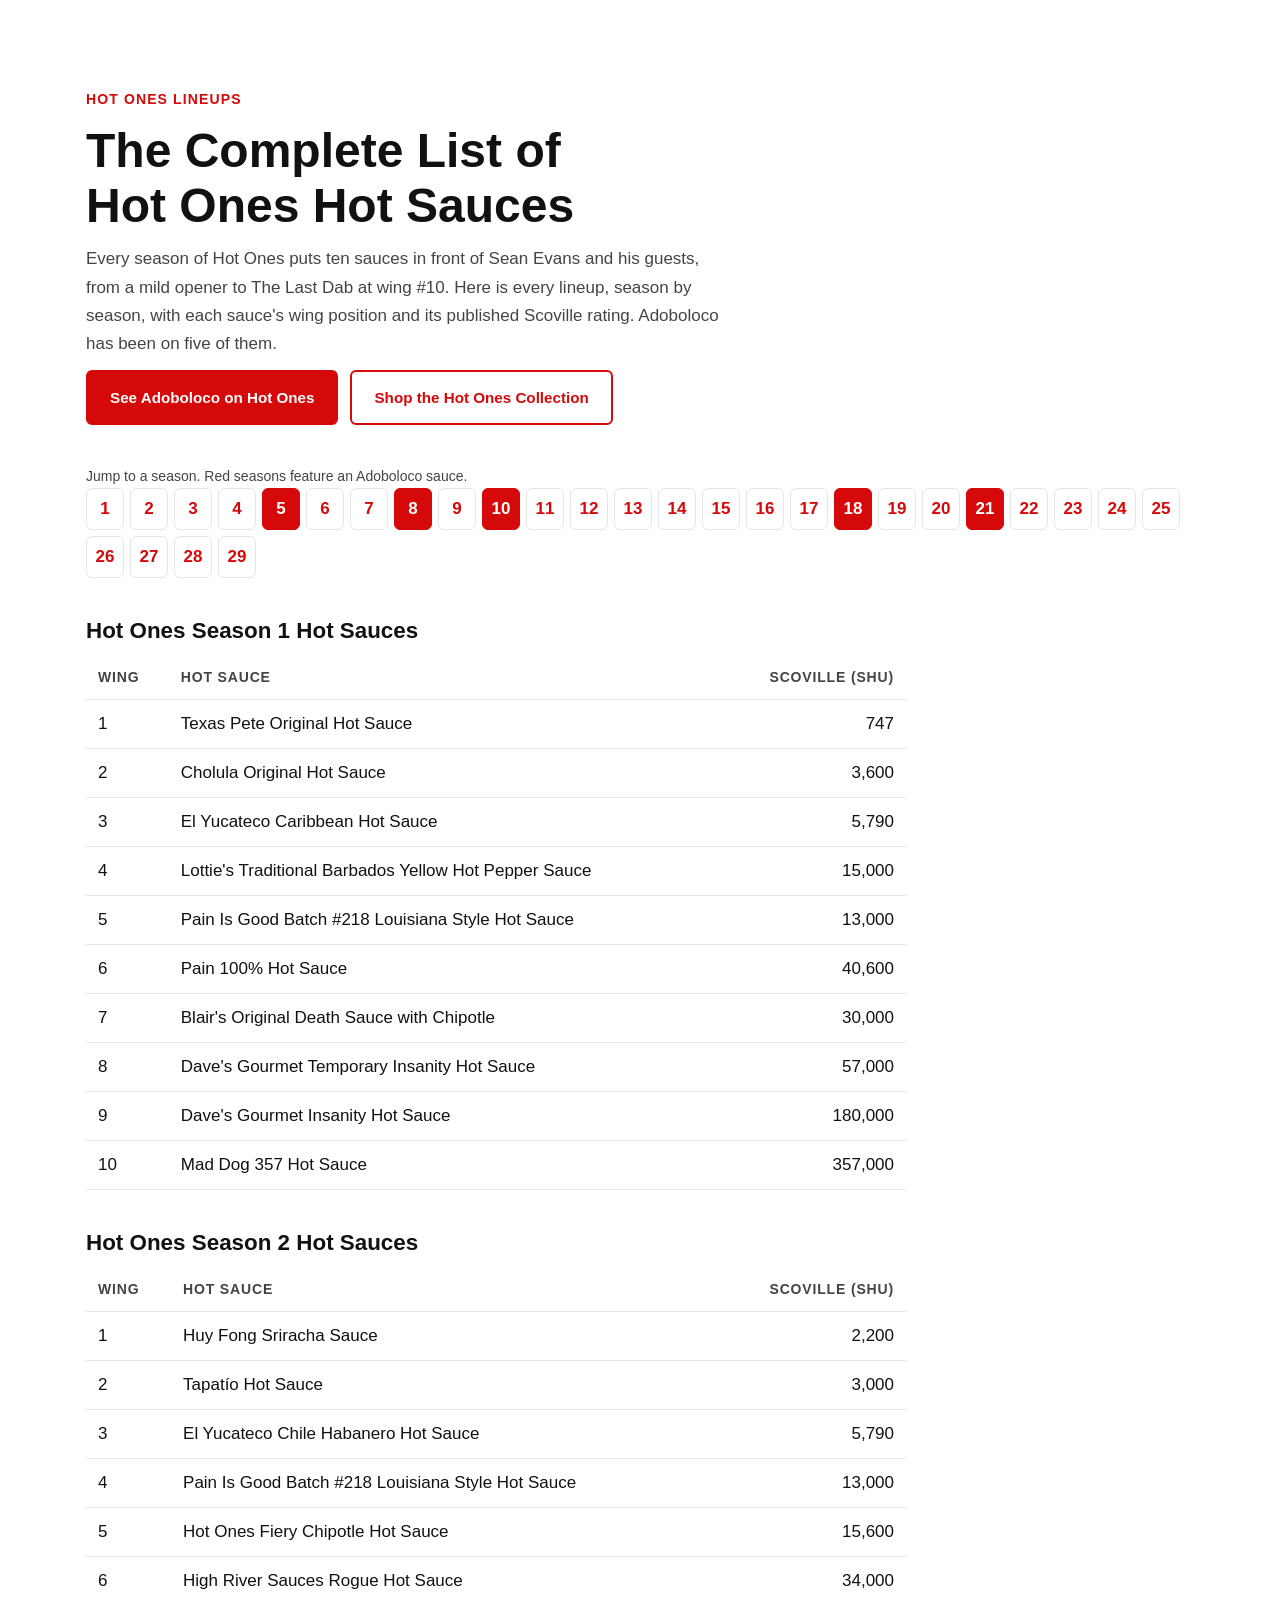
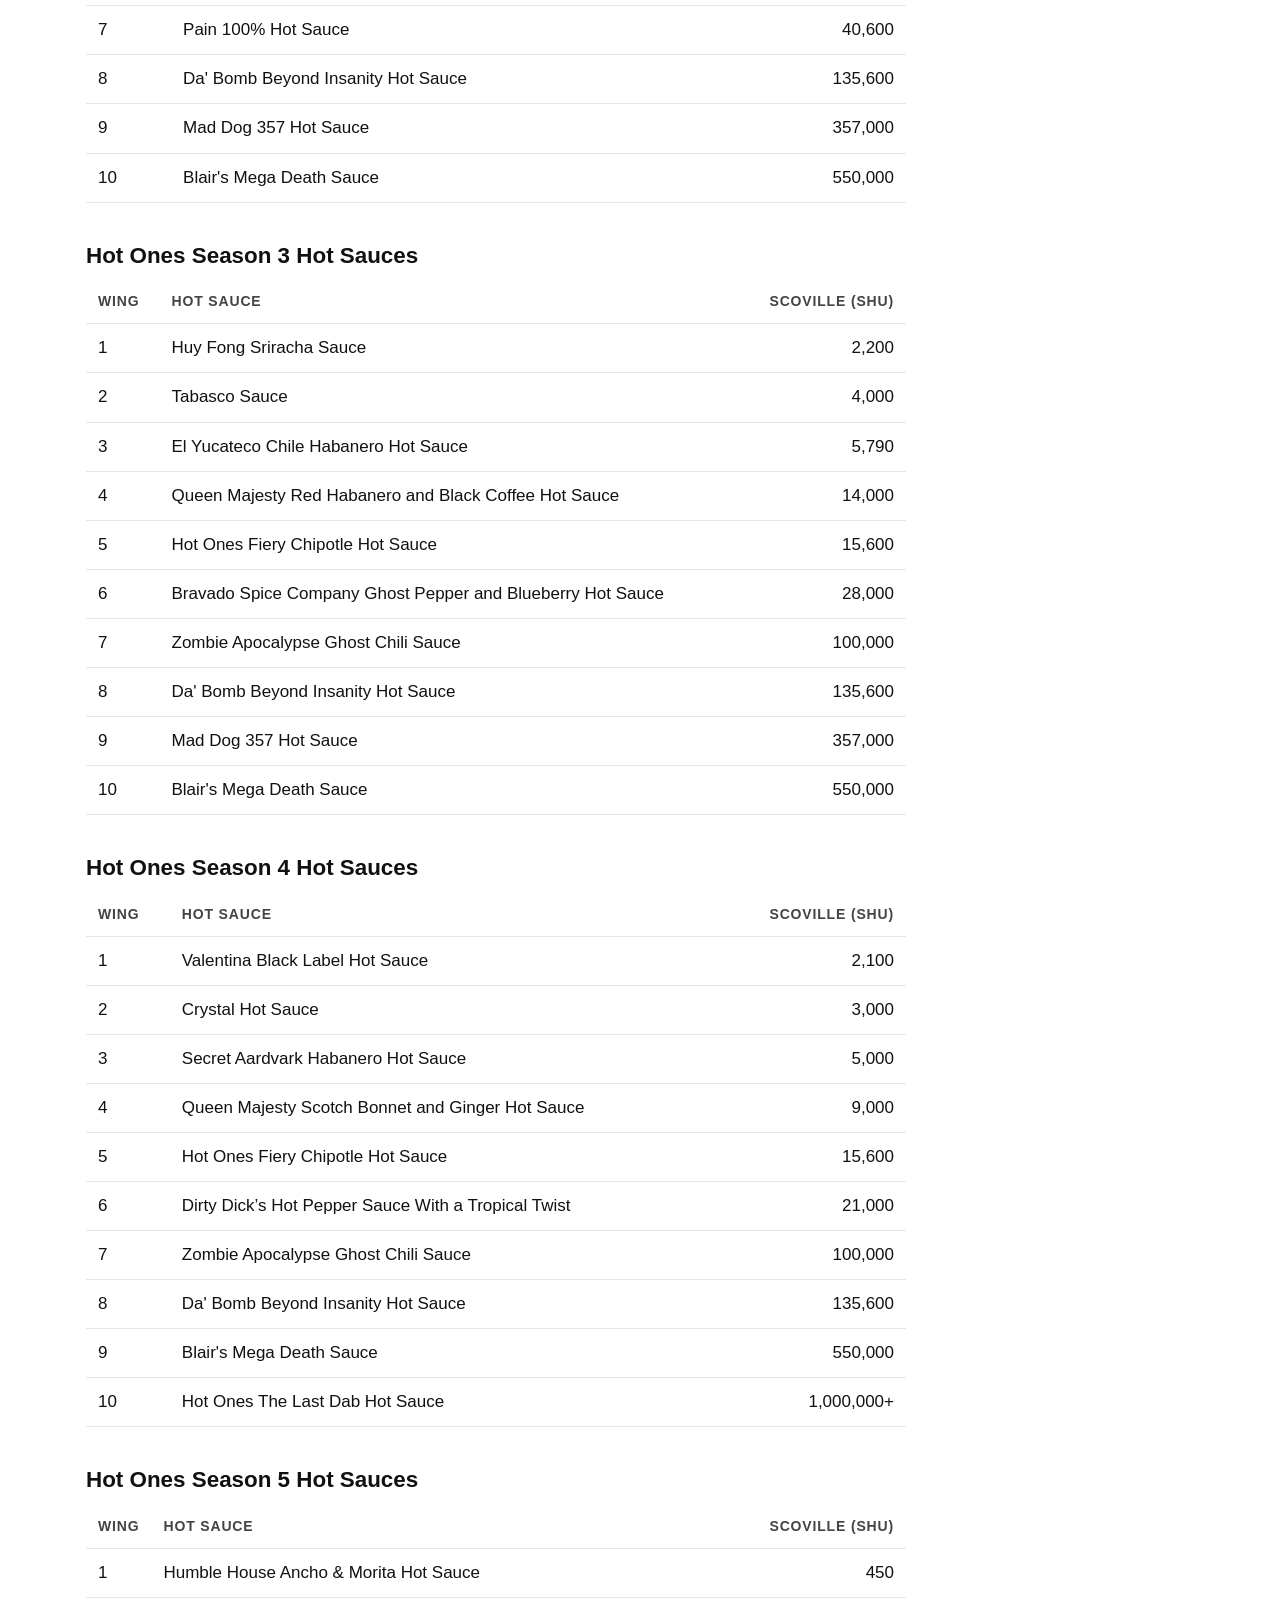
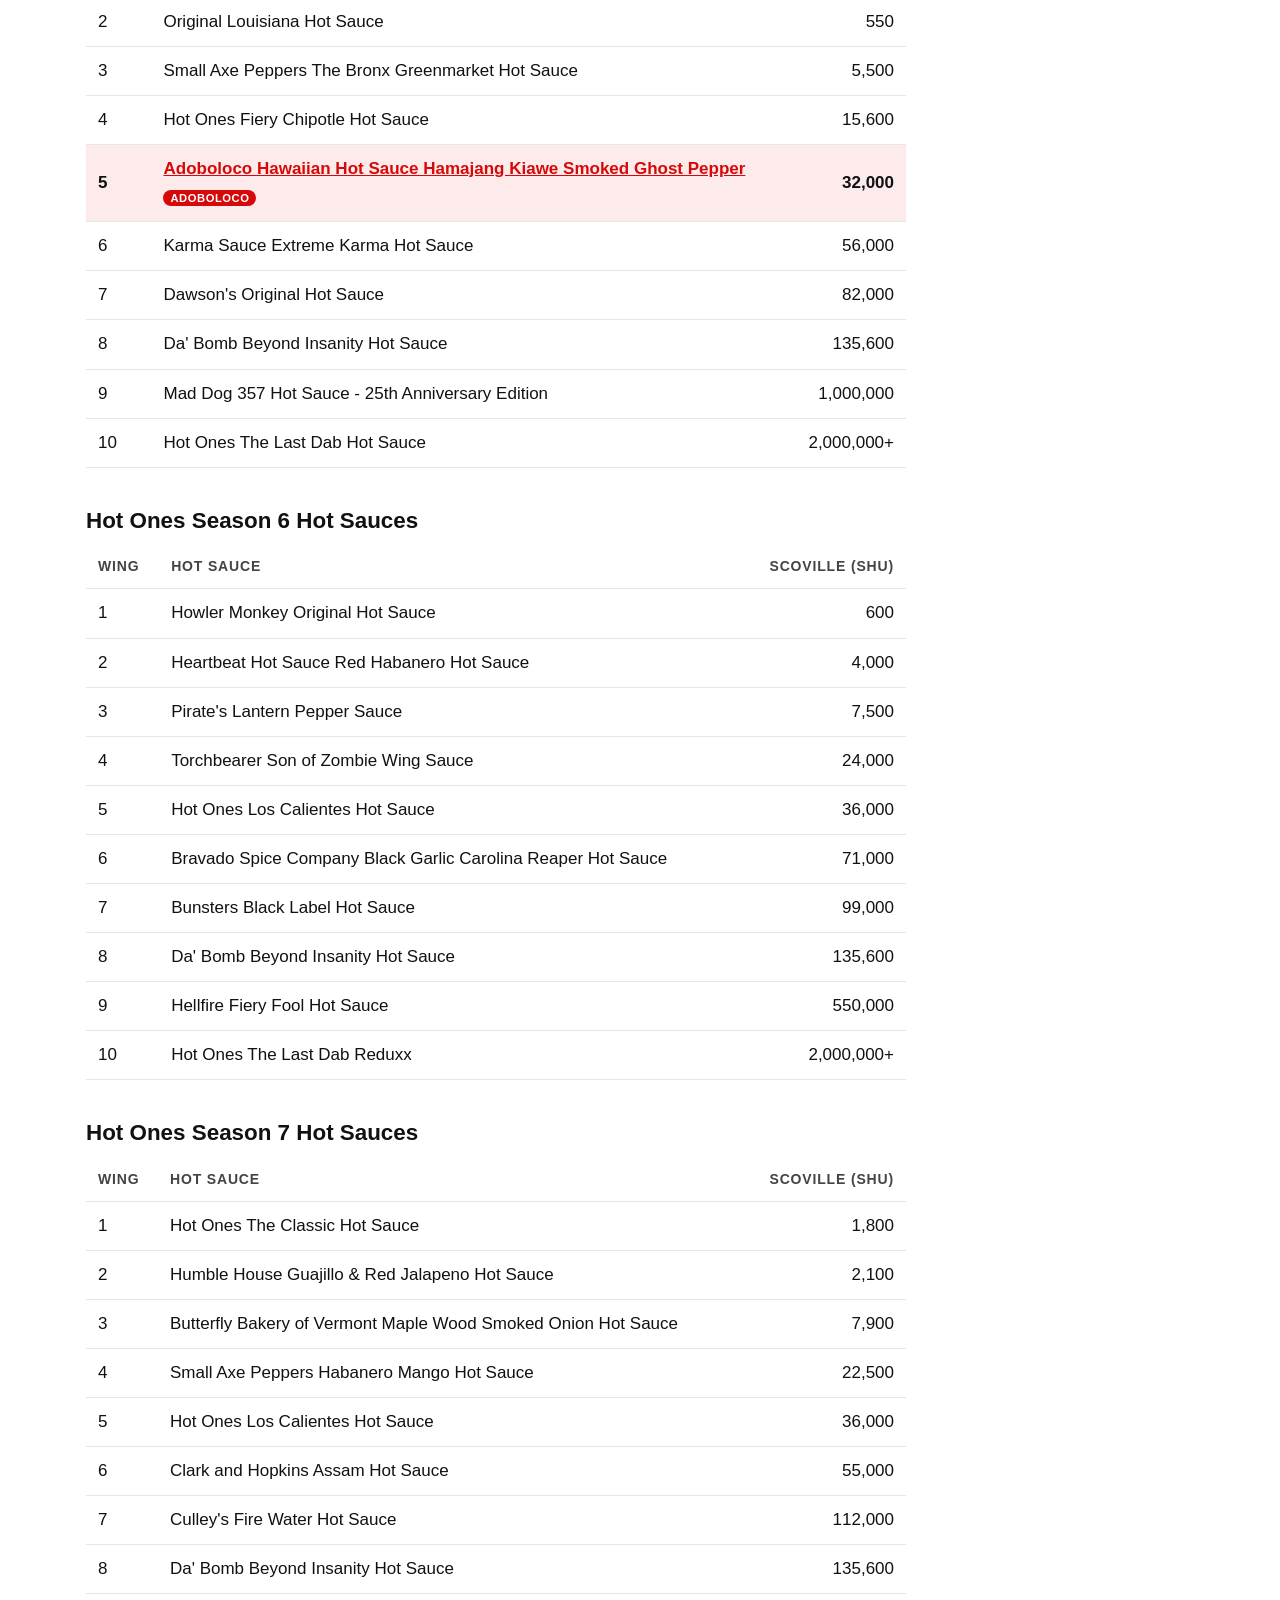
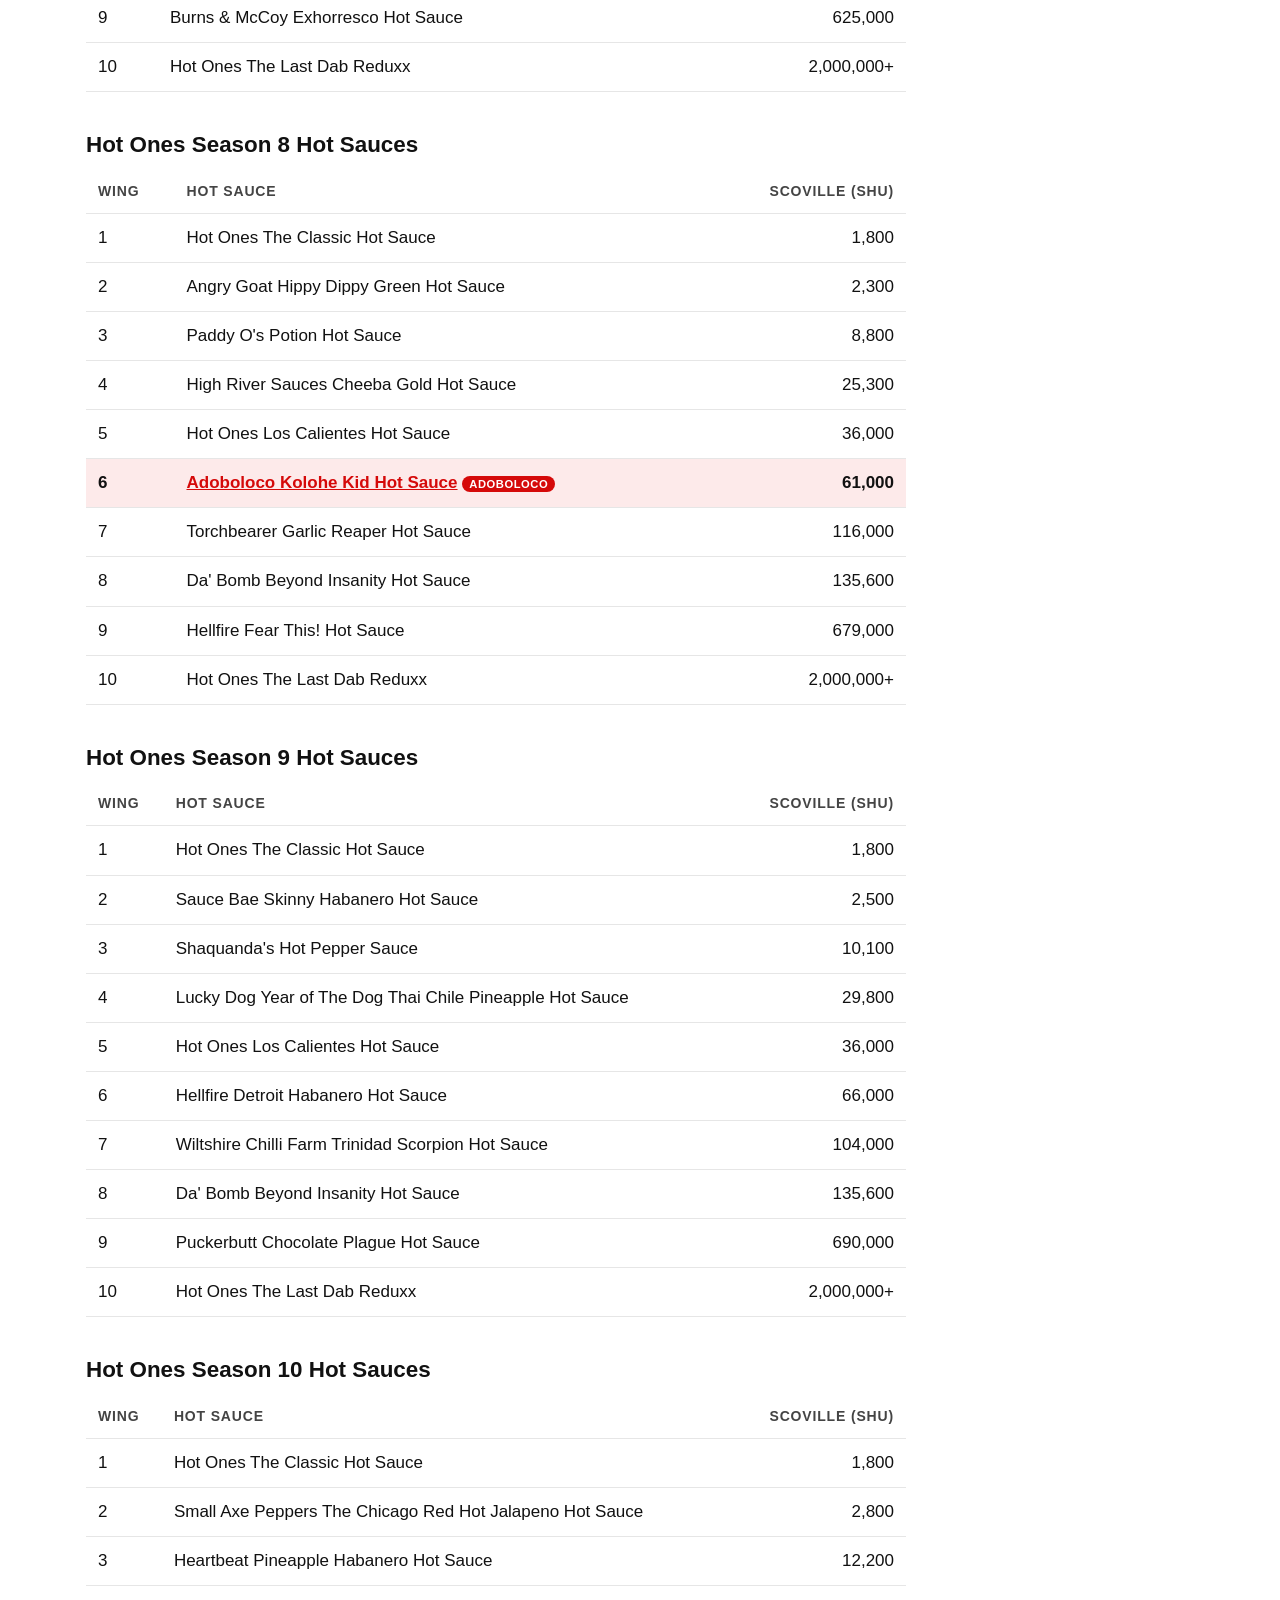
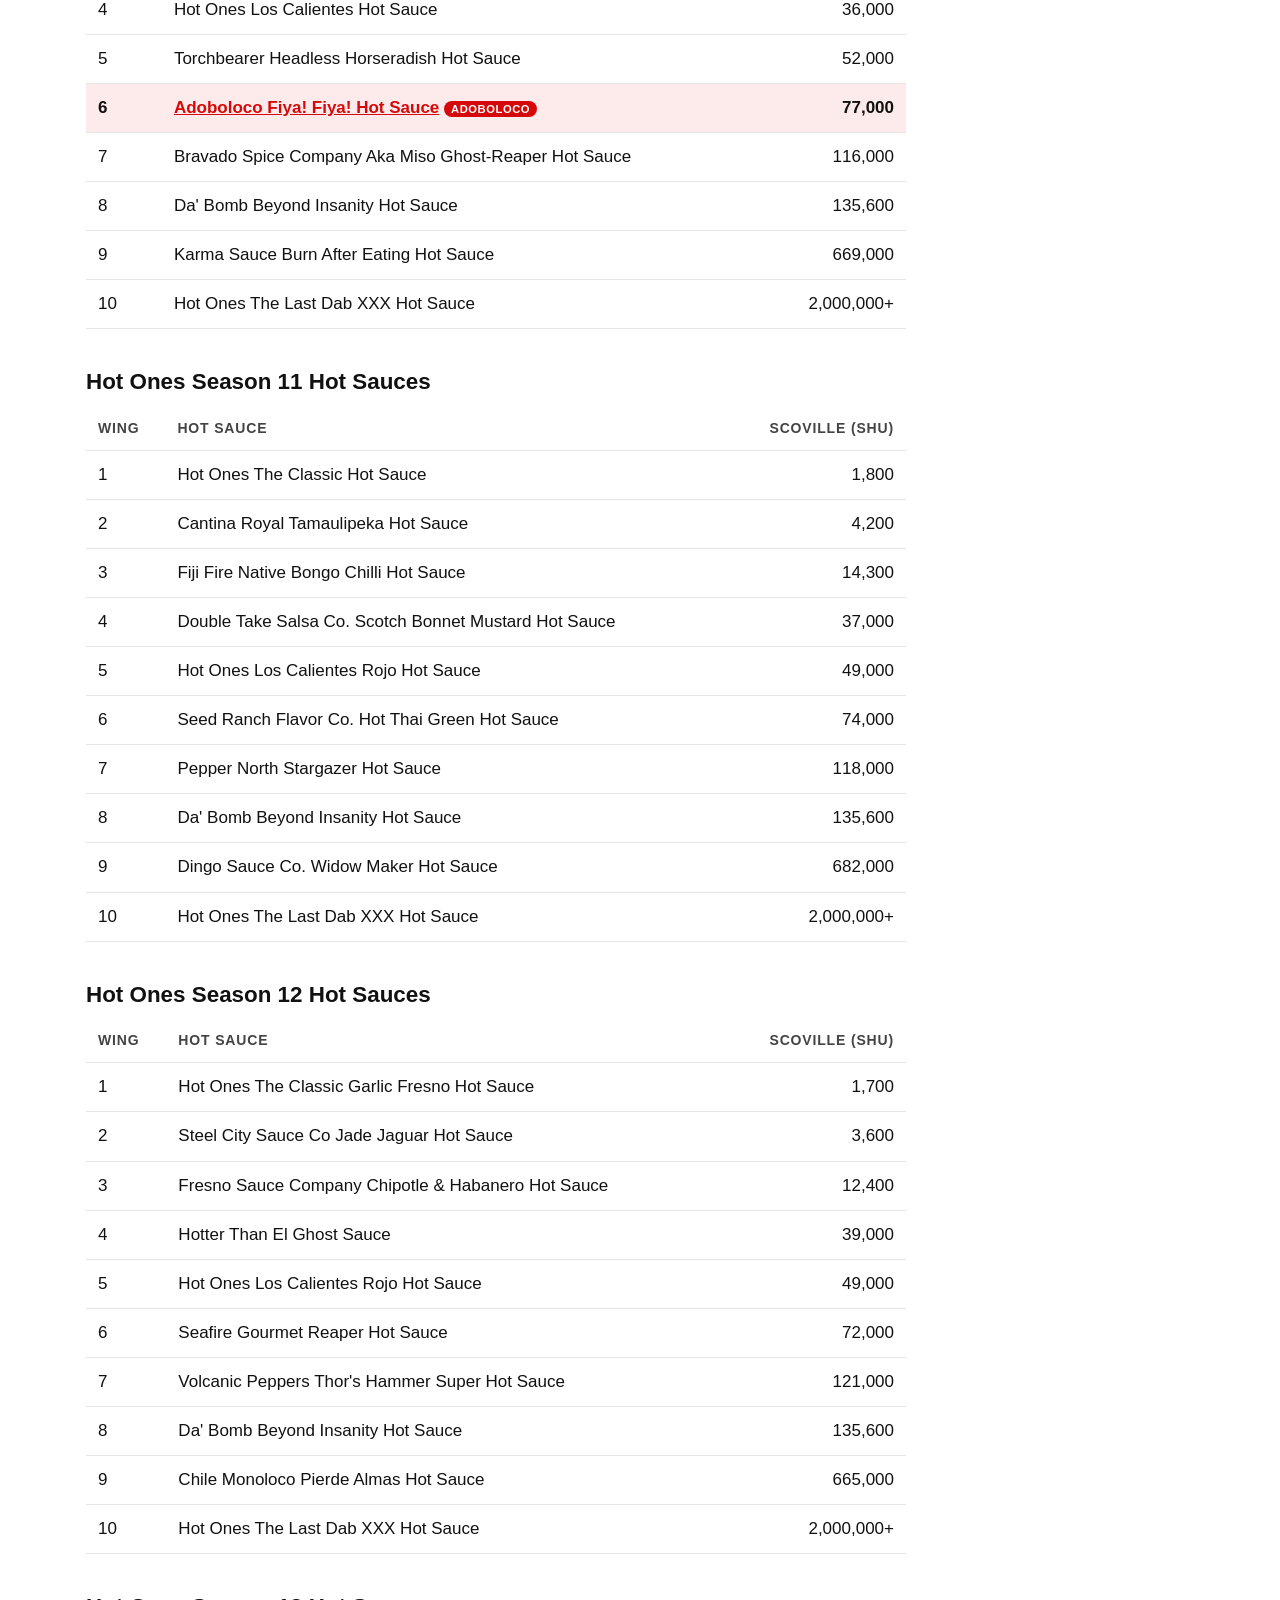
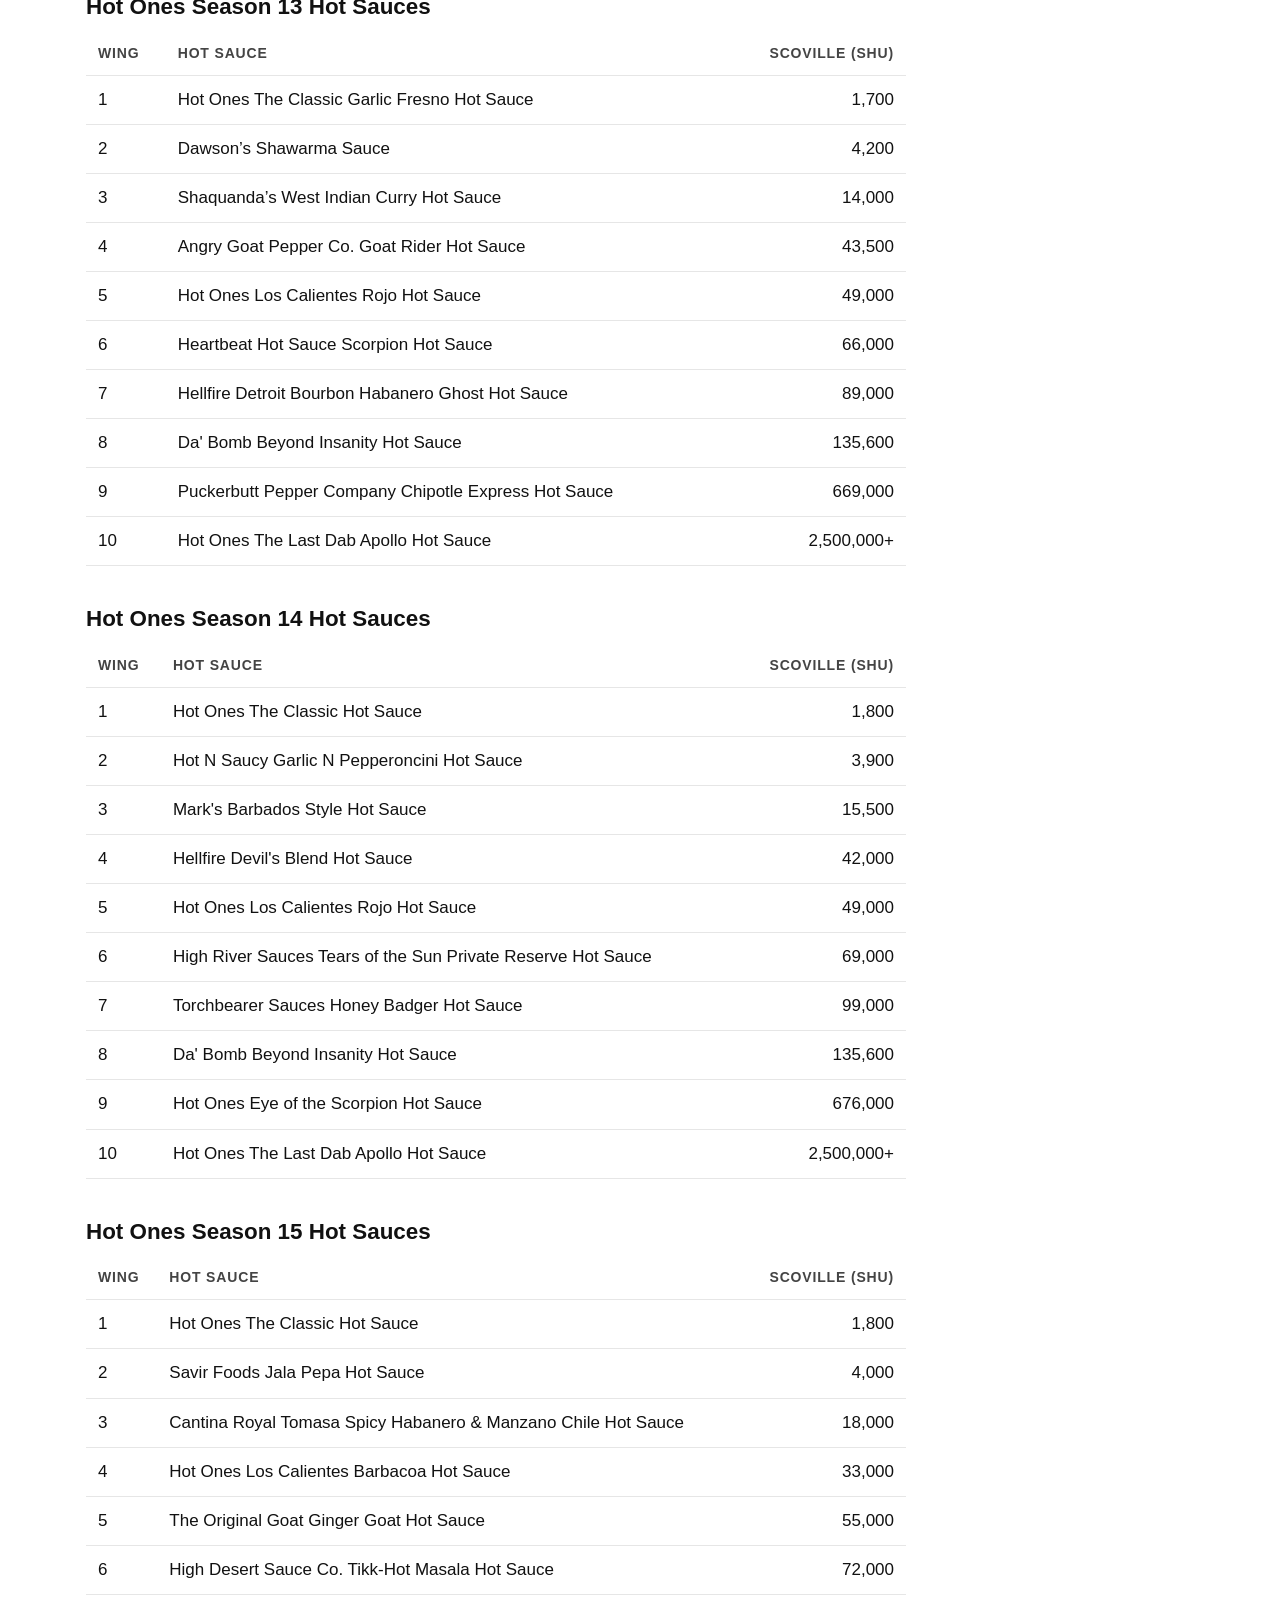
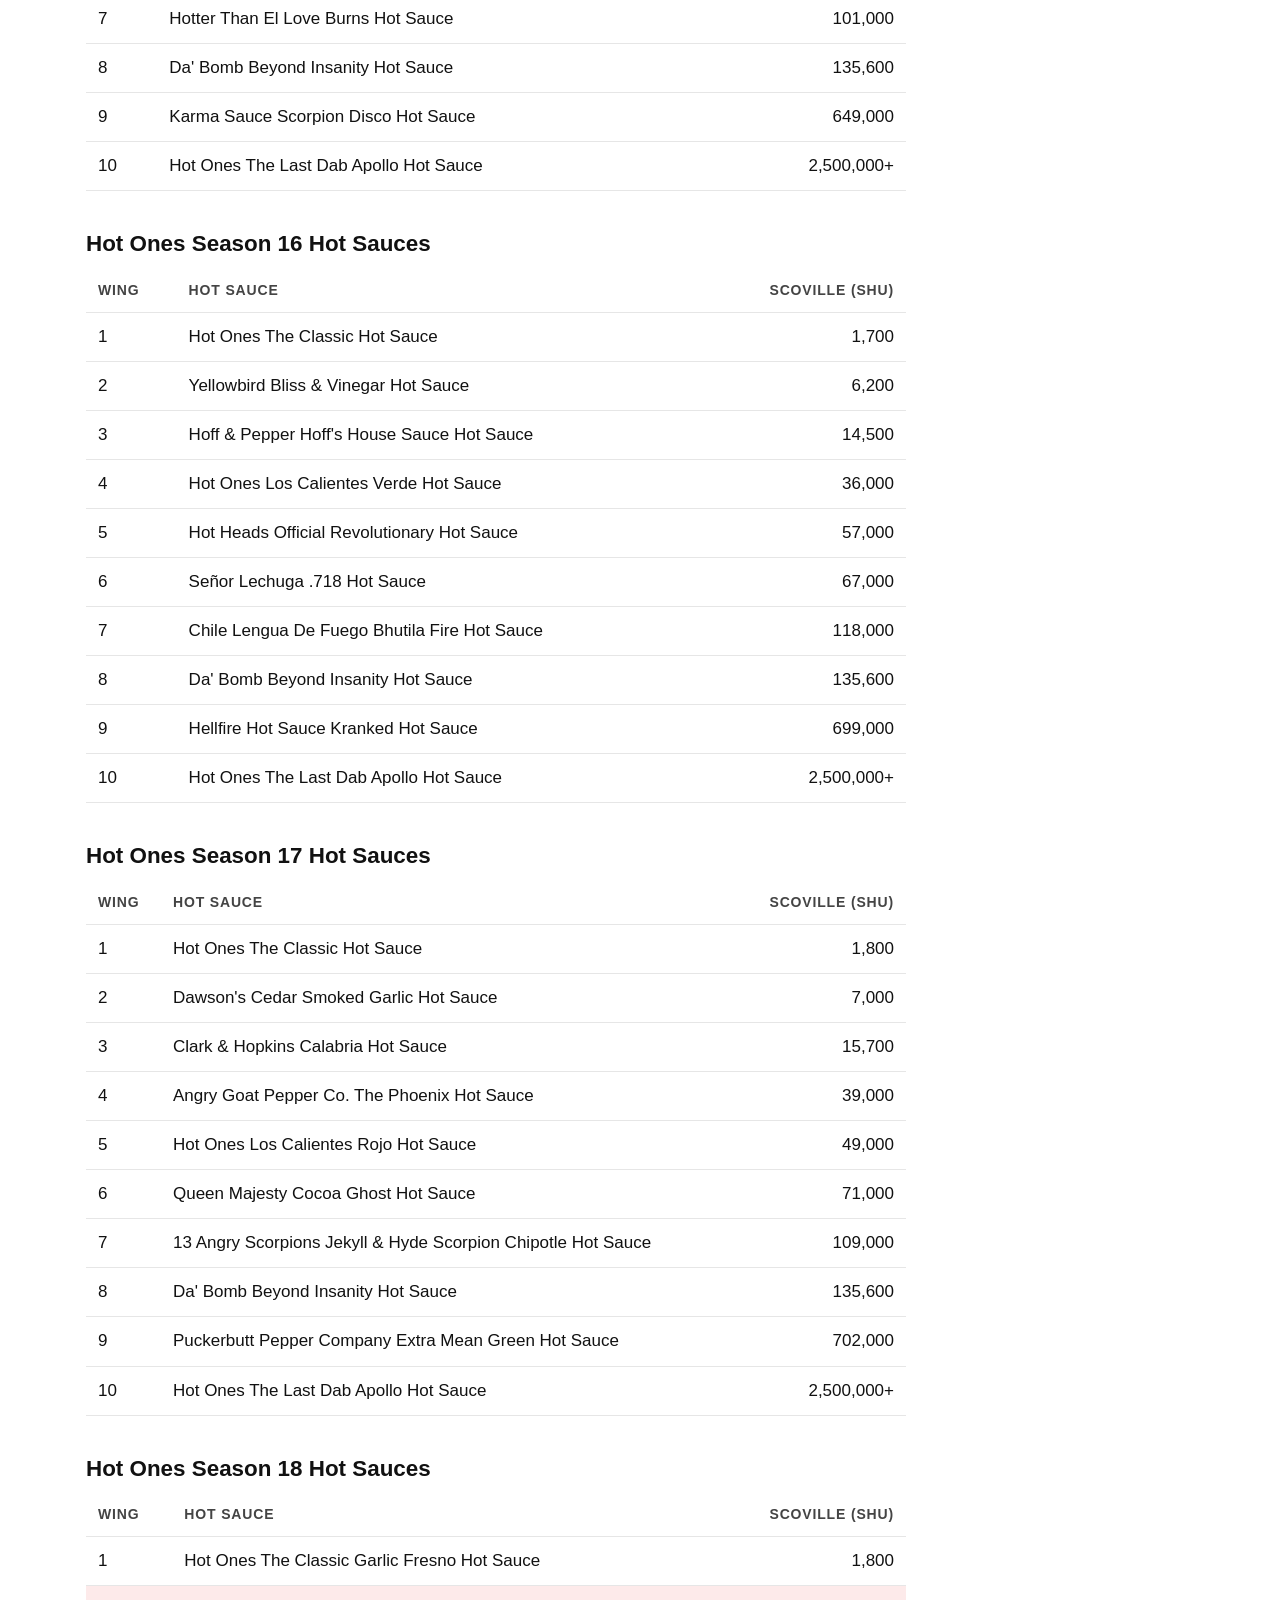
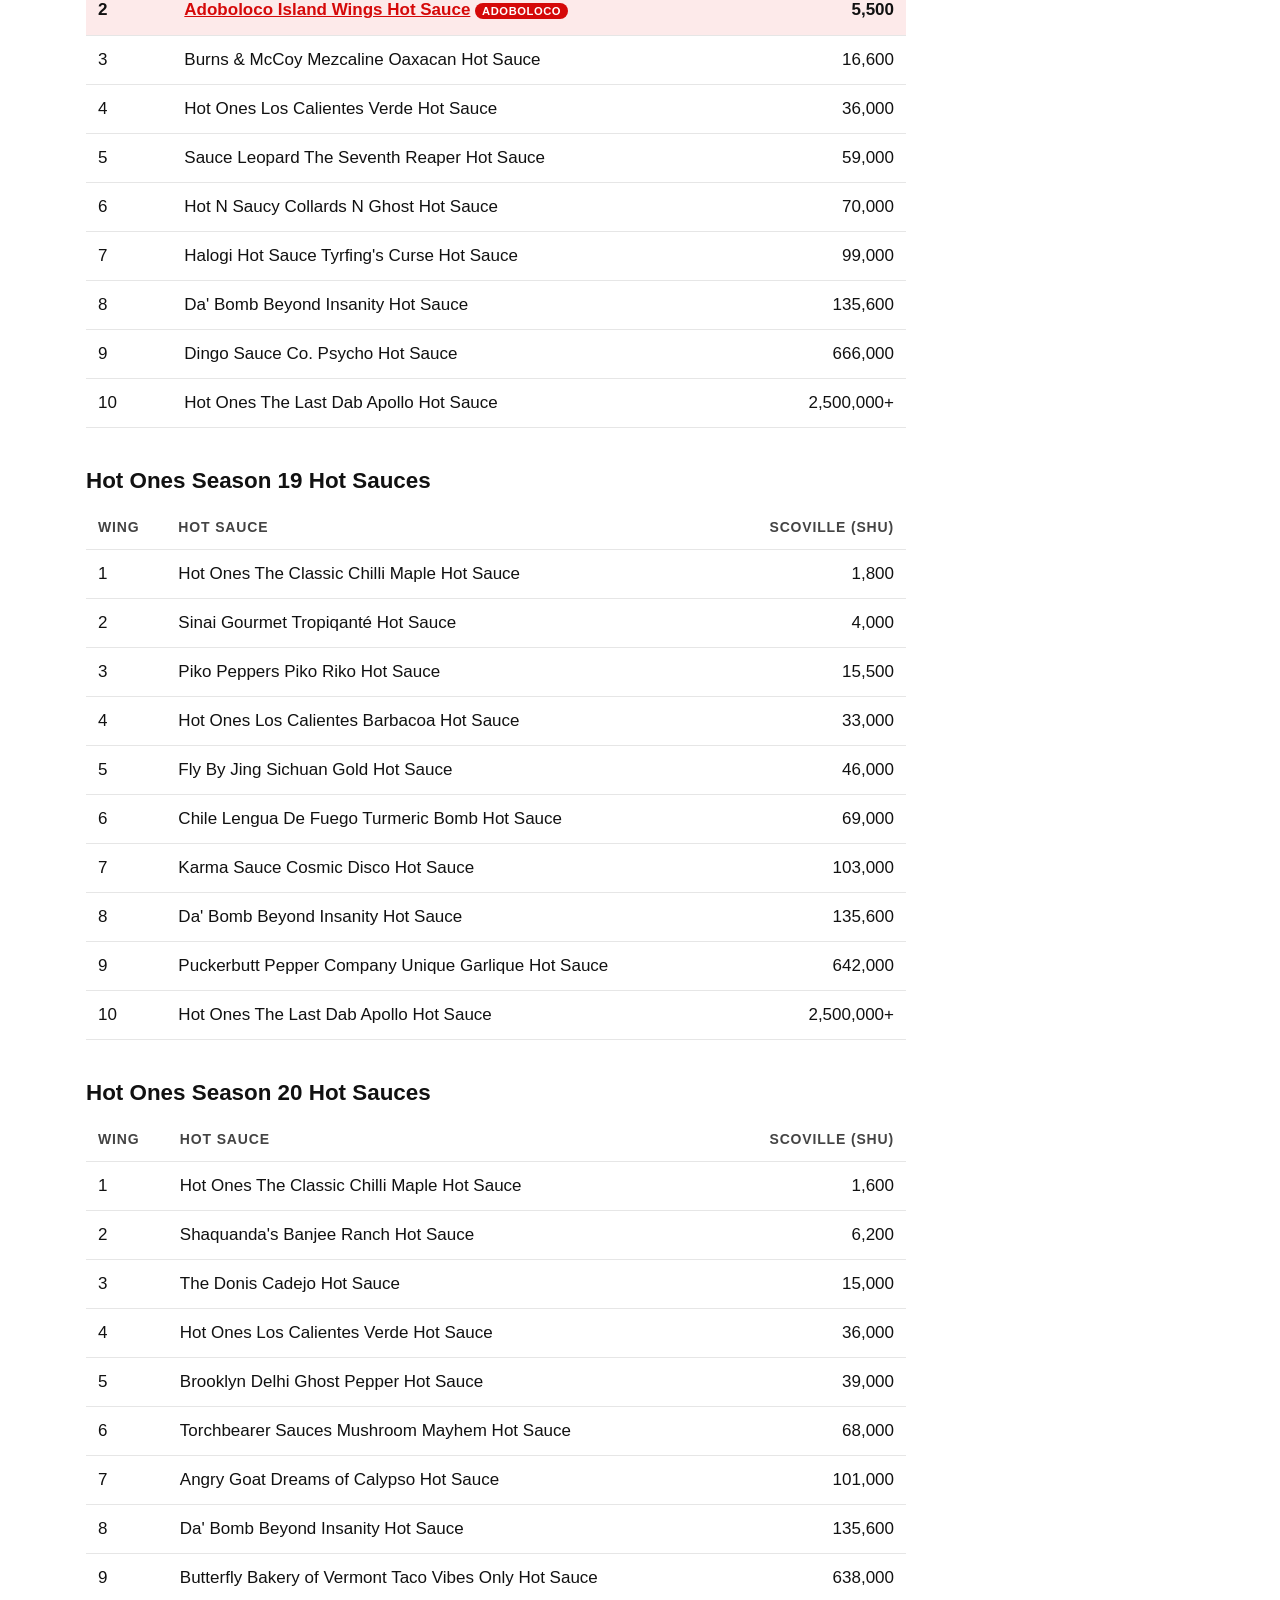
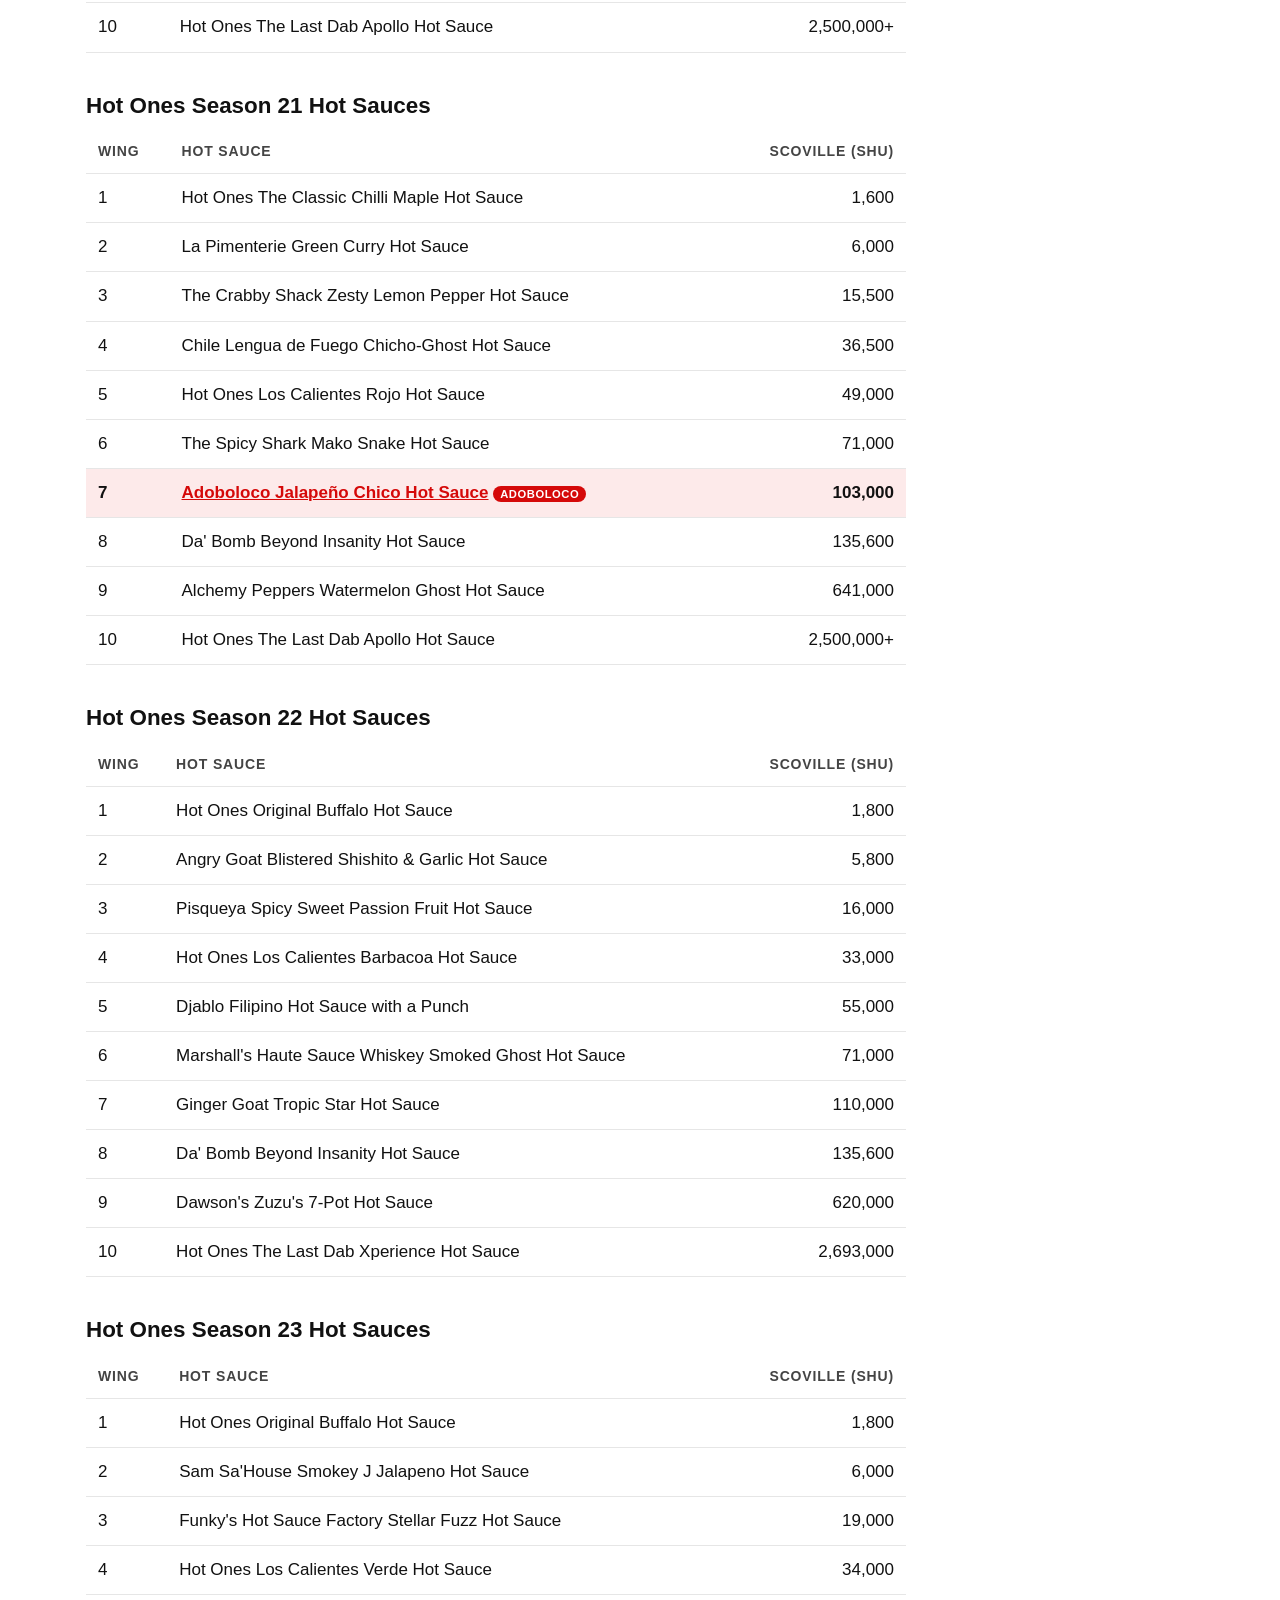
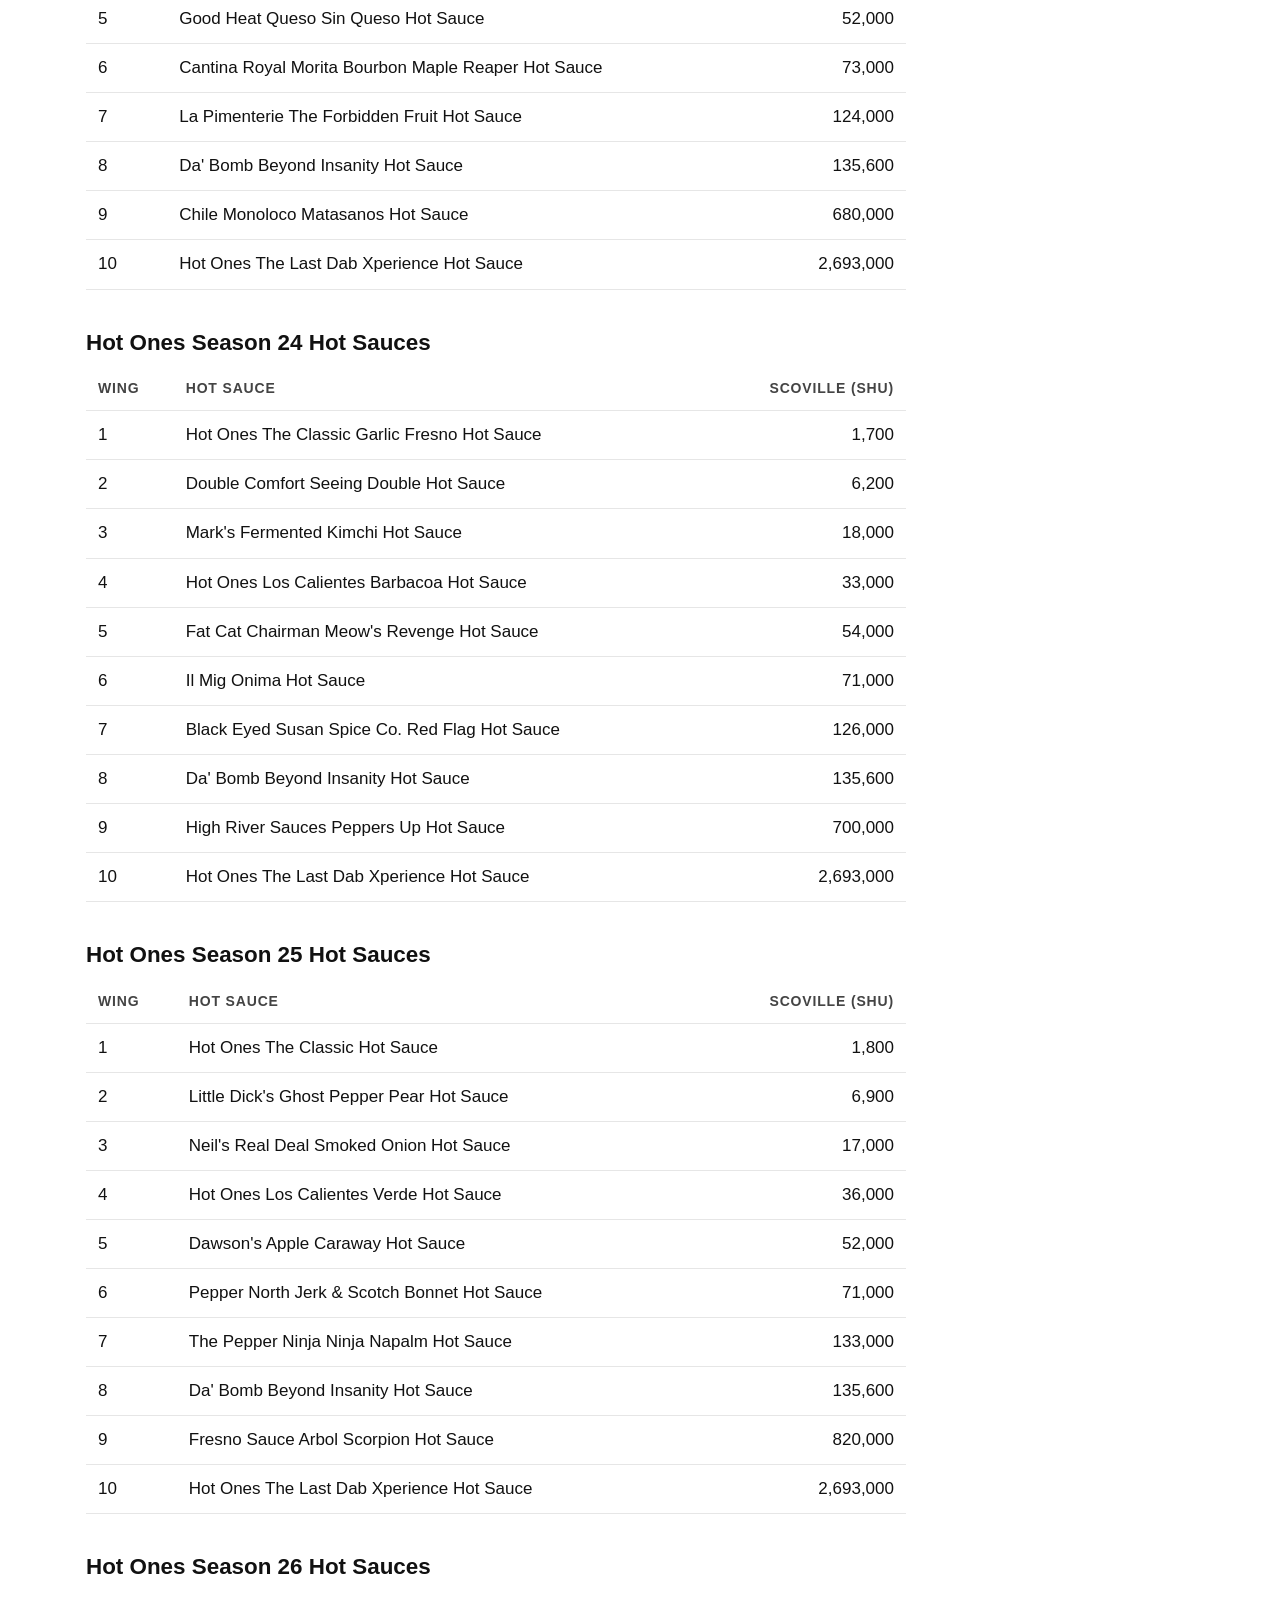
<file: adoboloco-hot-ones/hot-ones-hot-sauces-list.html>
<!DOCTYPE html>
<html lang="en">
<head>
<meta charset="utf-8">
<meta name="viewport" content="width=device-width, initial-scale=1">
<title>Complete List of Hot Ones Hot Sauces by Season | Adoboloco</title>
<meta name="description" content="Every hot sauce featured on Hot Ones, season by season, with wing order and Scoville ratings. Including Adoboloco's five appearances in Seasons 5, 8, 10, 18 and 21.">
<style>
/* Simple layout: stacked full-width sections, one centered container.
   Adoboloco brand: white background, red #D50909, Helvetica headings, Arial body. Light only. */
:root{
  color-scheme:light;
  --bg:#ffffff;
  --bg-alt:#ffffff;
  --fg:#111111;
  --muted:#444444;
  --line:#e6e6e6;
  --accent:#D50909;
  --accent-fg:#ffffff;
  --placeholder:#f2f2f2;
  --font-head:Helvetica, "Helvetica Neue", Arial, sans-serif;
  --font-body:Arial, Helvetica, sans-serif;
  --h1:clamp(2rem, 4.5vw, 3rem);
  --h2:clamp(1.6rem, 3vw, 2.25rem);
  --h3:1.25rem;
  --body:1.0625rem;
  --small:.875rem;
  --max:1140px;
  --radius:6px;
}

body{margin:0;background:var(--bg);color:var(--fg);font-family:var(--font-body);font-size:var(--body);line-height:1.65}
.hop *{box-sizing:border-box}
.hop h1,.hop h2,.hop h3{font-family:var(--font-head);line-height:1.15;margin:0;text-wrap:balance}
.hop h1{font-size:var(--h1);font-weight:700}
.hop h2{font-size:var(--h2);font-weight:700}
.hop h3{font-size:var(--h3);font-weight:700}
.hop p{margin:0}
.hop a{color:var(--accent)}
.hop a:focus-visible,.hop summary:focus-visible{outline:2px solid var(--accent);outline-offset:3px}

.sec{padding-block:clamp(48px,7vw,88px)}
.sec.alt{background:var(--bg-alt);border-top:1px solid var(--line);border-bottom:1px solid var(--line)}
.wrap{max-width:var(--max);margin:0 auto;padding-left:max(16px,env(safe-area-inset-left,0px));padding-right:max(16px,env(safe-area-inset-right,0px));display:flex;flex-direction:column;gap:28px}
.head{display:flex;flex-direction:column;gap:12px;max-width:68ch}
.head p{color:var(--muted)}
.eyebrow{font-size:var(--small);font-weight:600;letter-spacing:.08em;text-transform:uppercase;color:var(--accent)}

.btns{display:flex;flex-wrap:wrap;gap:12px}
.btn{display:inline-block;padding:13px 22px;border-radius:var(--radius);font-weight:600;font-size:.95rem;text-decoration:none;border:2px solid var(--accent)}
.btn.primary{background:var(--accent);color:var(--accent-fg)}
.btn.ghost{background:transparent;color:var(--accent)}
.btn:hover{filter:brightness(1.08)}

.pic{display:block;width:100%;height:auto;aspect-ratio:1/1;object-fit:contain;background:#fff;max-width:100%}
.ph{background:var(--placeholder);color:var(--muted);border-radius:var(--radius);display:flex;align-items:center;justify-content:center;text-align:center;font-size:var(--small);padding:16px;max-width:100%}

/* Hero */
.hero{display:grid;grid-template-columns:1.1fr 1fr;gap:40px;align-items:center}
.hero > div{min-width:0;display:flex;flex-direction:column;gap:18px}
.hero .pic{width:100%}
.trust{display:flex;flex-wrap:wrap;gap:6px 18px;font-size:var(--small);color:var(--muted);list-style:none;margin:0;padding:0}
.trust li::before{content:"✓ ";color:var(--accent);font-weight:700}

/* Story */
.story{display:grid;grid-template-columns:1.3fr 1fr;gap:40px;align-items:start}
.story .copy{display:flex;flex-direction:column;gap:16px;min-width:0;max-width:68ch}
.story .pic{border:1px solid var(--line);border-radius:var(--radius)}
blockquote{margin:8px 0 0;padding:4px 0 4px 18px;border-left:3px solid var(--accent);font-family:var(--font-head);font-size:1.2rem;line-height:1.4}
blockquote cite{display:block;margin-top:8px;font-family:var(--font-body);font-size:var(--small);font-style:normal;color:var(--muted)}

/* Season rows */
.seasons{display:flex;flex-direction:column;gap:20px}
.sauce{display:grid;grid-template-columns:220px 1fr;gap:28px;padding:24px;border:1px solid var(--line);border-radius:var(--radius);background:var(--bg)}

.sauce .body{display:flex;flex-direction:column;gap:12px;min-width:0}
.badges{display:flex;flex-wrap:wrap;gap:6px;list-style:none;margin:0;padding:0}
.badges li{font-size:.78rem;font-weight:600;padding:4px 10px;border-radius:99px;border:1px solid var(--line);font-variant-numeric:tabular-nums}
.badges li:first-child{background:var(--accent);border-color:var(--accent);color:var(--accent-fg)}
.tryon{font-size:.95rem;color:var(--muted)}
.tryon strong{color:var(--fg)}
.note{font-size:var(--small);color:var(--muted)}

/* Product grid */
.grid{display:grid;grid-template-columns:repeat(5,1fr);gap:16px}
.card{display:flex;flex-direction:column;gap:10px;padding:16px;border:1px solid var(--line);border-radius:var(--radius);background:var(--bg);min-width:0}

.card h3{font-size:1rem}
.card p{font-size:.9rem;color:var(--muted);flex:1}
.meta{display:flex;justify-content:space-between;font-size:.85rem;font-weight:600;font-variant-numeric:tabular-nums}
.card .btn{text-align:center;padding:10px 14px}
.center{text-align:center}

/* Videos */
.vids{display:grid;grid-template-columns:repeat(auto-fit,minmax(200px,1fr));gap:16px}
.vid{display:flex;flex-direction:column;gap:8px;min-width:0}
.vid .ph{aspect-ratio:16/9}
.vid .lbl{font-size:.78rem;font-weight:600;letter-spacing:.06em;text-transform:uppercase;color:var(--accent)}
.vid p{font-size:.9rem;color:var(--muted)}

/* Trios */
.trios{display:grid;grid-template-columns:repeat(3,1fr);gap:16px}
.trio{padding:20px;border:1px solid var(--line);border-radius:var(--radius);background:var(--bg);display:flex;flex-direction:column;gap:8px}
.trio p{font-size:.95rem;color:var(--muted)}

/* FAQ */
.faq{display:flex;flex-direction:column;border-top:1px solid var(--line);max-width:820px}
.faq details{border-bottom:1px solid var(--line)}
.faq summary{cursor:pointer;list-style:none;padding:18px 36px 18px 0;font-weight:600;position:relative}
.faq summary::-webkit-details-marker{display:none}
.faq summary::after{content:"+";position:absolute;right:4px;top:14px;font-size:1.4rem;color:var(--accent)}
.faq details[open] summary::after{content:"–"}
.faq details p{padding:0 0 18px;color:var(--muted);max-width:68ch}

/* Final CTA */
.final{background:var(--accent);color:var(--accent-fg)}
.final .wrap{align-items:center;text-align:center}
.final p{max-width:60ch;opacity:.92}
.final .btn.primary{background:var(--accent-fg);color:var(--accent);border-color:var(--accent-fg)}
.final .btn.ghost{color:var(--accent-fg);border-color:var(--accent-fg)}

/* 5-Pack bundle */
.bundle{display:grid;grid-template-columns:1fr 1fr;gap:40px;align-items:center}
.bundle-copy{display:flex;flex-direction:column;gap:16px;min-width:0}
.five-ph{aspect-ratio:16/10}
.incl{list-style:none;margin:0;padding:0;display:grid;grid-template-columns:repeat(2,minmax(0,1fr));gap:6px 18px;font-size:.95rem}
.price{display:flex;align-items:baseline;flex-wrap:wrap;gap:12px;font-variant-numeric:tabular-nums}
.price .now{font-family:var(--font-head);font-size:2rem;font-weight:700}
.price .was{color:var(--muted);font-size:1.1rem}
.price .save{font-size:.8rem;font-weight:700;color:var(--accent-fg);background:var(--accent);padding:4px 10px;border-radius:99px}
.ship{font-weight:600;color:var(--accent)}

/* Lineup table */
.table-wrap{overflow-x:auto;max-width:640px}
.lineup{width:100%;border-collapse:collapse;font-variant-numeric:tabular-nums}
.lineup caption{text-align:left;font-weight:700;padding-bottom:10px}
.lineup th,.lineup td{text-align:left;padding:10px 12px;border-bottom:1px solid var(--line)}
.lineup th{font-size:var(--small);text-transform:uppercase;letter-spacing:.06em;color:var(--muted)}

@media (max-width:960px){
  .grid{grid-template-columns:repeat(2,1fr)}
  .hero,.story,.bundle{grid-template-columns:1fr}
}
@media (max-width:640px){
  .sauce{grid-template-columns:1fr}
  .sauce .pic{max-width:320px;margin:0 auto}
  .trios{grid-template-columns:1fr}
  .grid{grid-template-columns:1fr 1fr}
}
@media (max-width:420px){.grid{grid-template-columns:1fr}}
@media (prefers-reduced-motion:reduce){*{transition:none!important}}

.jump{display:flex;flex-wrap:wrap;gap:6px}
.jump .j{display:inline-block;min-width:38px;text-align:center;padding:6px 8px;border:1px solid var(--line);border-radius:var(--radius);text-decoration:none;font-weight:600;font-variant-numeric:tabular-nums}
.jump .j.ado{background:var(--accent);border-color:var(--accent);color:var(--accent-fg)}
.season{display:flex;flex-direction:column;gap:12px;scroll-margin-top:16px}
.season h2{font-size:1.4rem}
.lineup td:last-child,.lineup th:last-child{text-align:right;white-space:nowrap}
.lineup tr.ado td{background:#fdeaea;font-weight:600}
.tag{font-size:.7rem;font-weight:700;text-transform:uppercase;letter-spacing:.05em;color:var(--accent-fg);background:var(--accent);padding:2px 7px;border-radius:99px;white-space:nowrap}
.page{display:flex;flex-direction:column;gap:40px}
.table-wrap{max-width:820px}
</style>
</head>
<body>
<main class="hop">
  <section class="sec">
    <div class="wrap page">
      <div class="head">
        <span class="eyebrow">Hot Ones lineups</span>
        <h1>The Complete List of Hot Ones Hot Sauces</h1>
        <p>Every season of Hot Ones puts ten sauces in front of Sean Evans and his guests, from a mild opener to The Last Dab at wing #10. Here is every lineup, season by season, with each sauce's wing position and its published Scoville rating. Adoboloco has been on five of them.</p>
        <div class="btns"><a class="btn primary" href="/hot-ones/">See Adoboloco on Hot Ones</a><a class="btn ghost" href="https://adoboloco.com/product-category/hot-ones/">Shop the Hot Ones Collection</a></div>
      </div>
      <nav aria-label="Jump to season"><p class="note">Jump to a season. Red seasons feature an Adoboloco sauce.</p><div class="jump"><a href="#season-1" class="j">1</a><a href="#season-2" class="j">2</a><a href="#season-3" class="j">3</a><a href="#season-4" class="j">4</a><a href="#season-5" class="j ado">5</a><a href="#season-6" class="j">6</a><a href="#season-7" class="j">7</a><a href="#season-8" class="j ado">8</a><a href="#season-9" class="j">9</a><a href="#season-10" class="j ado">10</a><a href="#season-11" class="j">11</a><a href="#season-12" class="j">12</a><a href="#season-13" class="j">13</a><a href="#season-14" class="j">14</a><a href="#season-15" class="j">15</a><a href="#season-16" class="j">16</a><a href="#season-17" class="j">17</a><a href="#season-18" class="j ado">18</a><a href="#season-19" class="j">19</a><a href="#season-20" class="j">20</a><a href="#season-21" class="j ado">21</a><a href="#season-22" class="j">22</a><a href="#season-23" class="j">23</a><a href="#season-24" class="j">24</a><a href="#season-25" class="j">25</a><a href="#season-26" class="j">26</a><a href="#season-27" class="j">27</a><a href="#season-28" class="j">28</a><a href="#season-29" class="j">29</a></div></nav>
      <section class="season" id="season-1">
        <h2>Hot Ones Season 1 Hot Sauces</h2>
        <div class="table-wrap"><table class="lineup"><thead><tr><th scope="col">Wing</th><th scope="col">Hot sauce</th><th scope="col">Scoville (SHU)</th></tr></thead><tbody><tr><td>1</td><td>Texas Pete Original Hot Sauce</td><td>747</td></tr><tr><td>2</td><td>Cholula Original Hot Sauce</td><td>3,600</td></tr><tr><td>3</td><td>El Yucateco Caribbean Hot Sauce</td><td>5,790</td></tr><tr><td>4</td><td>Lottie&#x27;s Traditional Barbados Yellow Hot Pepper Sauce</td><td>15,000</td></tr><tr><td>5</td><td>Pain Is Good Batch #218 Louisiana Style Hot Sauce</td><td>13,000</td></tr><tr><td>6</td><td>Pain 100% Hot Sauce</td><td>40,600</td></tr><tr><td>7</td><td>Blair&#x27;s Original Death Sauce with Chipotle</td><td>30,000</td></tr><tr><td>8</td><td>Dave&#x27;s Gourmet Temporary Insanity Hot Sauce</td><td>57,000</td></tr><tr><td>9</td><td>Dave&#x27;s Gourmet Insanity Hot Sauce</td><td>180,000</td></tr><tr><td>10</td><td>Mad Dog 357 Hot Sauce</td><td>357,000</td></tr></tbody></table></div>
      </section>
      <section class="season" id="season-2">
        <h2>Hot Ones Season 2 Hot Sauces</h2>
        <div class="table-wrap"><table class="lineup"><thead><tr><th scope="col">Wing</th><th scope="col">Hot sauce</th><th scope="col">Scoville (SHU)</th></tr></thead><tbody><tr><td>1</td><td>Huy Fong Sriracha Sauce</td><td>2,200</td></tr><tr><td>2</td><td>Tapatío Hot Sauce</td><td>3,000</td></tr><tr><td>3</td><td>El Yucateco Chile Habanero Hot Sauce</td><td>5,790</td></tr><tr><td>4</td><td>Pain Is Good Batch #218 Louisiana Style Hot Sauce</td><td>13,000</td></tr><tr><td>5</td><td>Hot Ones Fiery Chipotle Hot Sauce</td><td>15,600</td></tr><tr><td>6</td><td>High River Sauces Rogue Hot Sauce</td><td>34,000</td></tr><tr><td>7</td><td>Pain 100% Hot Sauce</td><td>40,600</td></tr><tr><td>8</td><td>Da&#x27; Bomb Beyond Insanity Hot Sauce</td><td>135,600</td></tr><tr><td>9</td><td>Mad Dog 357 Hot Sauce</td><td>357,000</td></tr><tr><td>10</td><td>Blair&#x27;s Mega Death Sauce</td><td>550,000</td></tr></tbody></table></div>
      </section>
      <section class="season" id="season-3">
        <h2>Hot Ones Season 3 Hot Sauces</h2>
        <div class="table-wrap"><table class="lineup"><thead><tr><th scope="col">Wing</th><th scope="col">Hot sauce</th><th scope="col">Scoville (SHU)</th></tr></thead><tbody><tr><td>1</td><td>Huy Fong Sriracha Sauce</td><td>2,200</td></tr><tr><td>2</td><td>Tabasco Sauce</td><td>4,000</td></tr><tr><td>3</td><td>El Yucateco Chile Habanero Hot Sauce</td><td>5,790</td></tr><tr><td>4</td><td>Queen Majesty Red Habanero and Black Coffee Hot Sauce</td><td>14,000</td></tr><tr><td>5</td><td>Hot Ones Fiery Chipotle Hot Sauce</td><td>15,600</td></tr><tr><td>6</td><td>Bravado Spice Company Ghost Pepper and Blueberry Hot Sauce</td><td>28,000</td></tr><tr><td>7</td><td>Zombie Apocalypse Ghost Chili Sauce</td><td>100,000</td></tr><tr><td>8</td><td>Da&#x27; Bomb Beyond Insanity Hot Sauce</td><td>135,600</td></tr><tr><td>9</td><td>Mad Dog 357 Hot Sauce</td><td>357,000</td></tr><tr><td>10</td><td>Blair&#x27;s Mega Death Sauce</td><td>550,000</td></tr></tbody></table></div>
      </section>
      <section class="season" id="season-4">
        <h2>Hot Ones Season 4 Hot Sauces</h2>
        <div class="table-wrap"><table class="lineup"><thead><tr><th scope="col">Wing</th><th scope="col">Hot sauce</th><th scope="col">Scoville (SHU)</th></tr></thead><tbody><tr><td>1</td><td>Valentina Black Label Hot Sauce</td><td>2,100</td></tr><tr><td>2</td><td>Crystal Hot Sauce</td><td>3,000</td></tr><tr><td>3</td><td>Secret Aardvark Habanero Hot Sauce</td><td>5,000</td></tr><tr><td>4</td><td>Queen Majesty Scotch Bonnet and Ginger Hot Sauce</td><td>9,000</td></tr><tr><td>5</td><td>Hot Ones Fiery Chipotle Hot Sauce</td><td>15,600</td></tr><tr><td>6</td><td>Dirty Dick’s Hot Pepper Sauce With a Tropical Twist</td><td>21,000</td></tr><tr><td>7</td><td>Zombie Apocalypse Ghost Chili Sauce</td><td>100,000</td></tr><tr><td>8</td><td>Da&#x27; Bomb Beyond Insanity Hot Sauce</td><td>135,600</td></tr><tr><td>9</td><td>Blair&#x27;s Mega Death Sauce</td><td>550,000</td></tr><tr><td>10</td><td>Hot Ones The Last Dab Hot Sauce</td><td>1,000,000+</td></tr></tbody></table></div>
      </section>
      <section class="season" id="season-5">
        <h2>Hot Ones Season 5 Hot Sauces</h2>
        <div class="table-wrap"><table class="lineup"><thead><tr><th scope="col">Wing</th><th scope="col">Hot sauce</th><th scope="col">Scoville (SHU)</th></tr></thead><tbody><tr><td>1</td><td>Humble House Ancho &amp; Morita Hot Sauce</td><td>450</td></tr><tr><td>2</td><td>Original Louisiana Hot Sauce</td><td>550</td></tr><tr><td>3</td><td>Small Axe Peppers The Bronx Greenmarket Hot Sauce</td><td>5,500</td></tr><tr><td>4</td><td>Hot Ones Fiery Chipotle Hot Sauce</td><td>15,600</td></tr><tr class="ado"><td>5</td><td><a href="https://adoboloco.com/shop/hamajang/">Adoboloco Hawaiian Hot Sauce Hamajang Kiawe Smoked Ghost Pepper</a> <span class="tag">Adoboloco</span></td><td>32,000</td></tr><tr><td>6</td><td>Karma Sauce Extreme Karma Hot Sauce</td><td>56,000</td></tr><tr><td>7</td><td>Dawson&#x27;s Original Hot Sauce</td><td>82,000</td></tr><tr><td>8</td><td>Da&#x27; Bomb Beyond Insanity Hot Sauce</td><td>135,600</td></tr><tr><td>9</td><td>Mad Dog 357 Hot Sauce - 25th Anniversary Edition</td><td>1,000,000</td></tr><tr><td>10</td><td>Hot Ones The Last Dab Hot Sauce</td><td>2,000,000+</td></tr></tbody></table></div>
      </section>
      <section class="season" id="season-6">
        <h2>Hot Ones Season 6 Hot Sauces</h2>
        <div class="table-wrap"><table class="lineup"><thead><tr><th scope="col">Wing</th><th scope="col">Hot sauce</th><th scope="col">Scoville (SHU)</th></tr></thead><tbody><tr><td>1</td><td>Howler Monkey Original Hot Sauce</td><td>600</td></tr><tr><td>2</td><td>Heartbeat Hot Sauce Red Habanero Hot Sauce</td><td>4,000</td></tr><tr><td>3</td><td>Pirate&#x27;s Lantern Pepper Sauce</td><td>7,500</td></tr><tr><td>4</td><td>Torchbearer Son of Zombie Wing Sauce</td><td>24,000</td></tr><tr><td>5</td><td>Hot Ones Los Calientes Hot Sauce</td><td>36,000</td></tr><tr><td>6</td><td>Bravado Spice Company Black Garlic Carolina Reaper Hot Sauce</td><td>71,000</td></tr><tr><td>7</td><td>Bunsters Black Label Hot Sauce</td><td>99,000</td></tr><tr><td>8</td><td>Da&#x27; Bomb Beyond Insanity Hot Sauce</td><td>135,600</td></tr><tr><td>9</td><td>Hellfire Fiery Fool Hot Sauce</td><td>550,000</td></tr><tr><td>10</td><td>Hot Ones The Last Dab Reduxx</td><td>2,000,000+</td></tr></tbody></table></div>
      </section>
      <section class="season" id="season-7">
        <h2>Hot Ones Season 7 Hot Sauces</h2>
        <div class="table-wrap"><table class="lineup"><thead><tr><th scope="col">Wing</th><th scope="col">Hot sauce</th><th scope="col">Scoville (SHU)</th></tr></thead><tbody><tr><td>1</td><td>Hot Ones The Classic Hot Sauce</td><td>1,800</td></tr><tr><td>2</td><td>Humble House Guajillo &amp; Red Jalapeno Hot Sauce</td><td>2,100</td></tr><tr><td>3</td><td>Butterfly Bakery of Vermont Maple Wood Smoked Onion Hot Sauce</td><td>7,900</td></tr><tr><td>4</td><td>Small Axe Peppers Habanero Mango Hot Sauce</td><td>22,500</td></tr><tr><td>5</td><td>Hot Ones Los Calientes Hot Sauce</td><td>36,000</td></tr><tr><td>6</td><td>Clark and Hopkins Assam Hot Sauce</td><td>55,000</td></tr><tr><td>7</td><td>Culley&#x27;s Fire Water Hot Sauce</td><td>112,000</td></tr><tr><td>8</td><td>Da&#x27; Bomb Beyond Insanity Hot Sauce</td><td>135,600</td></tr><tr><td>9</td><td>Burns &amp; McCoy Exhorresco Hot Sauce</td><td>625,000</td></tr><tr><td>10</td><td>Hot Ones The Last Dab Reduxx</td><td>2,000,000+</td></tr></tbody></table></div>
      </section>
      <section class="season" id="season-8">
        <h2>Hot Ones Season 8 Hot Sauces</h2>
        <div class="table-wrap"><table class="lineup"><thead><tr><th scope="col">Wing</th><th scope="col">Hot sauce</th><th scope="col">Scoville (SHU)</th></tr></thead><tbody><tr><td>1</td><td>Hot Ones The Classic Hot Sauce</td><td>1,800</td></tr><tr><td>2</td><td>Angry Goat Hippy Dippy Green Hot Sauce</td><td>2,300</td></tr><tr><td>3</td><td>Paddy O&#x27;s Potion Hot Sauce</td><td>8,800</td></tr><tr><td>4</td><td>High River Sauces Cheeba Gold Hot Sauce</td><td>25,300</td></tr><tr><td>5</td><td>Hot Ones Los Calientes Hot Sauce</td><td>36,000</td></tr><tr class="ado"><td>6</td><td><a href="https://adoboloco.com/shop/kolohekid-ghost-pepper-hawaiian-hotsauce/">Adoboloco Kolohe Kid Hot Sauce</a> <span class="tag">Adoboloco</span></td><td>61,000</td></tr><tr><td>7</td><td>Torchbearer Garlic Reaper Hot Sauce</td><td>116,000</td></tr><tr><td>8</td><td>Da&#x27; Bomb Beyond Insanity Hot Sauce</td><td>135,600</td></tr><tr><td>9</td><td>Hellfire Fear This! Hot Sauce</td><td>679,000</td></tr><tr><td>10</td><td>Hot Ones The Last Dab Reduxx</td><td>2,000,000+</td></tr></tbody></table></div>
      </section>
      <section class="season" id="season-9">
        <h2>Hot Ones Season 9 Hot Sauces</h2>
        <div class="table-wrap"><table class="lineup"><thead><tr><th scope="col">Wing</th><th scope="col">Hot sauce</th><th scope="col">Scoville (SHU)</th></tr></thead><tbody><tr><td>1</td><td>Hot Ones The Classic Hot Sauce</td><td>1,800</td></tr><tr><td>2</td><td>Sauce Bae Skinny Habanero Hot Sauce</td><td>2,500</td></tr><tr><td>3</td><td>Shaquanda&#x27;s Hot Pepper Sauce</td><td>10,100</td></tr><tr><td>4</td><td>Lucky Dog Year of The Dog Thai Chile Pineapple Hot Sauce</td><td>29,800</td></tr><tr><td>5</td><td>Hot Ones Los Calientes Hot Sauce</td><td>36,000</td></tr><tr><td>6</td><td>Hellfire Detroit Habanero Hot Sauce</td><td>66,000</td></tr><tr><td>7</td><td>Wiltshire Chilli Farm Trinidad Scorpion Hot Sauce</td><td>104,000</td></tr><tr><td>8</td><td>Da&#x27; Bomb Beyond Insanity Hot Sauce</td><td>135,600</td></tr><tr><td>9</td><td>Puckerbutt Chocolate Plague Hot Sauce</td><td>690,000</td></tr><tr><td>10</td><td>Hot Ones The Last Dab Reduxx</td><td>2,000,000+</td></tr></tbody></table></div>
      </section>
      <section class="season" id="season-10">
        <h2>Hot Ones Season 10 Hot Sauces</h2>
        <div class="table-wrap"><table class="lineup"><thead><tr><th scope="col">Wing</th><th scope="col">Hot sauce</th><th scope="col">Scoville (SHU)</th></tr></thead><tbody><tr><td>1</td><td>Hot Ones The Classic Hot Sauce</td><td>1,800</td></tr><tr><td>2</td><td>Small Axe Peppers The Chicago Red Hot Jalapeno Hot Sauce</td><td>2,800</td></tr><tr><td>3</td><td>Heartbeat Pineapple Habanero Hot Sauce</td><td>12,200</td></tr><tr><td>4</td><td>Hot Ones Los Calientes Hot Sauce</td><td>36,000</td></tr><tr><td>5</td><td>Torchbearer Headless Horseradish Hot Sauce</td><td>52,000</td></tr><tr class="ado"><td>6</td><td><a href="https://adoboloco.com/shop/fiyafiya/">Adoboloco Fiya! Fiya! Hot Sauce</a> <span class="tag">Adoboloco</span></td><td>77,000</td></tr><tr><td>7</td><td>Bravado Spice Company Aka Miso Ghost-Reaper Hot Sauce</td><td>116,000</td></tr><tr><td>8</td><td>Da&#x27; Bomb Beyond Insanity Hot Sauce</td><td>135,600</td></tr><tr><td>9</td><td>Karma Sauce Burn After Eating Hot Sauce</td><td>669,000</td></tr><tr><td>10</td><td>Hot Ones The Last Dab XXX Hot Sauce</td><td>2,000,000+</td></tr></tbody></table></div>
      </section>
      <section class="season" id="season-11">
        <h2>Hot Ones Season 11 Hot Sauces</h2>
        <div class="table-wrap"><table class="lineup"><thead><tr><th scope="col">Wing</th><th scope="col">Hot sauce</th><th scope="col">Scoville (SHU)</th></tr></thead><tbody><tr><td>1</td><td>Hot Ones The Classic Hot Sauce</td><td>1,800</td></tr><tr><td>2</td><td>Cantina Royal Tamaulipeka Hot Sauce</td><td>4,200</td></tr><tr><td>3</td><td>Fiji Fire Native Bongo Chilli Hot Sauce</td><td>14,300</td></tr><tr><td>4</td><td>Double Take Salsa Co. Scotch Bonnet Mustard Hot Sauce</td><td>37,000</td></tr><tr><td>5</td><td>Hot Ones Los Calientes Rojo Hot Sauce</td><td>49,000</td></tr><tr><td>6</td><td>Seed Ranch Flavor Co. Hot Thai Green Hot Sauce</td><td>74,000</td></tr><tr><td>7</td><td>Pepper North Stargazer Hot Sauce</td><td>118,000</td></tr><tr><td>8</td><td>Da&#x27; Bomb Beyond Insanity Hot Sauce</td><td>135,600</td></tr><tr><td>9</td><td>Dingo Sauce Co. Widow Maker Hot Sauce</td><td>682,000</td></tr><tr><td>10</td><td>Hot Ones The Last Dab XXX Hot Sauce</td><td>2,000,000+</td></tr></tbody></table></div>
      </section>
      <section class="season" id="season-12">
        <h2>Hot Ones Season 12 Hot Sauces</h2>
        <div class="table-wrap"><table class="lineup"><thead><tr><th scope="col">Wing</th><th scope="col">Hot sauce</th><th scope="col">Scoville (SHU)</th></tr></thead><tbody><tr><td>1</td><td>Hot Ones The Classic Garlic Fresno Hot Sauce</td><td>1,700</td></tr><tr><td>2</td><td>Steel City Sauce Co Jade Jaguar Hot Sauce</td><td>3,600</td></tr><tr><td>3</td><td>Fresno Sauce Company Chipotle &amp; Habanero Hot Sauce</td><td>12,400</td></tr><tr><td>4</td><td>Hotter Than El Ghost Sauce</td><td>39,000</td></tr><tr><td>5</td><td>Hot Ones Los Calientes Rojo Hot Sauce</td><td>49,000</td></tr><tr><td>6</td><td>Seafire Gourmet Reaper Hot Sauce</td><td>72,000</td></tr><tr><td>7</td><td>Volcanic Peppers Thor&#x27;s Hammer Super Hot Sauce</td><td>121,000</td></tr><tr><td>8</td><td>Da&#x27; Bomb Beyond Insanity Hot Sauce</td><td>135,600</td></tr><tr><td>9</td><td>Chile Monoloco Pierde Almas Hot Sauce</td><td>665,000</td></tr><tr><td>10</td><td>Hot Ones The Last Dab XXX Hot Sauce</td><td>2,000,000+</td></tr></tbody></table></div>
      </section>
      <section class="season" id="season-13">
        <h2>Hot Ones Season 13 Hot Sauces</h2>
        <div class="table-wrap"><table class="lineup"><thead><tr><th scope="col">Wing</th><th scope="col">Hot sauce</th><th scope="col">Scoville (SHU)</th></tr></thead><tbody><tr><td>1</td><td>Hot Ones The Classic Garlic Fresno Hot Sauce</td><td>1,700</td></tr><tr><td>2</td><td>Dawson’s Shawarma Sauce</td><td>4,200</td></tr><tr><td>3</td><td>Shaquanda’s West Indian Curry Hot Sauce</td><td>14,000</td></tr><tr><td>4</td><td>Angry Goat Pepper Co. Goat Rider Hot Sauce</td><td>43,500</td></tr><tr><td>5</td><td>Hot Ones Los Calientes Rojo Hot Sauce</td><td>49,000</td></tr><tr><td>6</td><td>Heartbeat Hot Sauce Scorpion Hot Sauce</td><td>66,000</td></tr><tr><td>7</td><td>Hellfire Detroit Bourbon Habanero Ghost Hot Sauce</td><td>89,000</td></tr><tr><td>8</td><td>Da&#x27; Bomb Beyond Insanity Hot Sauce</td><td>135,600</td></tr><tr><td>9</td><td>Puckerbutt Pepper Company Chipotle Express Hot Sauce</td><td>669,000</td></tr><tr><td>10</td><td>Hot Ones The Last Dab Apollo Hot Sauce</td><td>2,500,000+</td></tr></tbody></table></div>
      </section>
      <section class="season" id="season-14">
        <h2>Hot Ones Season 14 Hot Sauces</h2>
        <div class="table-wrap"><table class="lineup"><thead><tr><th scope="col">Wing</th><th scope="col">Hot sauce</th><th scope="col">Scoville (SHU)</th></tr></thead><tbody><tr><td>1</td><td>Hot Ones The Classic Hot Sauce</td><td>1,800</td></tr><tr><td>2</td><td>Hot N Saucy Garlic N Pepperoncini Hot Sauce</td><td>3,900</td></tr><tr><td>3</td><td>Mark&#x27;s Barbados Style Hot Sauce</td><td>15,500</td></tr><tr><td>4</td><td>Hellfire Devil&#x27;s Blend Hot Sauce</td><td>42,000</td></tr><tr><td>5</td><td>Hot Ones Los Calientes Rojo Hot Sauce</td><td>49,000</td></tr><tr><td>6</td><td>High River Sauces Tears of the Sun Private Reserve Hot Sauce</td><td>69,000</td></tr><tr><td>7</td><td>Torchbearer Sauces Honey Badger Hot Sauce</td><td>99,000</td></tr><tr><td>8</td><td>Da&#x27; Bomb Beyond Insanity Hot Sauce</td><td>135,600</td></tr><tr><td>9</td><td>Hot Ones Eye of the Scorpion Hot Sauce</td><td>676,000</td></tr><tr><td>10</td><td>Hot Ones The Last Dab Apollo Hot Sauce</td><td>2,500,000+</td></tr></tbody></table></div>
      </section>
      <section class="season" id="season-15">
        <h2>Hot Ones Season 15 Hot Sauces</h2>
        <div class="table-wrap"><table class="lineup"><thead><tr><th scope="col">Wing</th><th scope="col">Hot sauce</th><th scope="col">Scoville (SHU)</th></tr></thead><tbody><tr><td>1</td><td>Hot Ones The Classic Hot Sauce</td><td>1,800</td></tr><tr><td>2</td><td>Savir Foods Jala Pepa Hot Sauce</td><td>4,000</td></tr><tr><td>3</td><td>Cantina Royal Tomasa Spicy Habanero &amp; Manzano Chile Hot Sauce</td><td>18,000</td></tr><tr><td>4</td><td>Hot Ones Los Calientes Barbacoa Hot Sauce</td><td>33,000</td></tr><tr><td>5</td><td>The Original Goat Ginger Goat Hot Sauce</td><td>55,000</td></tr><tr><td>6</td><td>High Desert Sauce Co. Tikk-Hot Masala Hot Sauce</td><td>72,000</td></tr><tr><td>7</td><td>Hotter Than El Love Burns Hot Sauce</td><td>101,000</td></tr><tr><td>8</td><td>Da&#x27; Bomb Beyond Insanity Hot Sauce</td><td>135,600</td></tr><tr><td>9</td><td>Karma Sauce Scorpion Disco Hot Sauce</td><td>649,000</td></tr><tr><td>10</td><td>Hot Ones The Last Dab Apollo Hot Sauce</td><td>2,500,000+</td></tr></tbody></table></div>
      </section>
      <section class="season" id="season-16">
        <h2>Hot Ones Season 16 Hot Sauces</h2>
        <div class="table-wrap"><table class="lineup"><thead><tr><th scope="col">Wing</th><th scope="col">Hot sauce</th><th scope="col">Scoville (SHU)</th></tr></thead><tbody><tr><td>1</td><td>Hot Ones The Classic Hot Sauce</td><td>1,700</td></tr><tr><td>2</td><td>Yellowbird Bliss &amp; Vinegar Hot Sauce</td><td>6,200</td></tr><tr><td>3</td><td>Hoff &amp; Pepper Hoff&#x27;s House Sauce Hot Sauce</td><td>14,500</td></tr><tr><td>4</td><td>Hot Ones Los Calientes Verde Hot Sauce</td><td>36,000</td></tr><tr><td>5</td><td>Hot Heads Official Revolutionary Hot Sauce</td><td>57,000</td></tr><tr><td>6</td><td>Señor Lechuga .718 Hot Sauce</td><td>67,000</td></tr><tr><td>7</td><td>Chile Lengua De Fuego Bhutila Fire Hot Sauce</td><td>118,000</td></tr><tr><td>8</td><td>Da&#x27; Bomb Beyond Insanity Hot Sauce</td><td>135,600</td></tr><tr><td>9</td><td>Hellfire Hot Sauce Kranked Hot Sauce</td><td>699,000</td></tr><tr><td>10</td><td>Hot Ones The Last Dab Apollo Hot Sauce</td><td>2,500,000+</td></tr></tbody></table></div>
      </section>
      <section class="season" id="season-17">
        <h2>Hot Ones Season 17 Hot Sauces</h2>
        <div class="table-wrap"><table class="lineup"><thead><tr><th scope="col">Wing</th><th scope="col">Hot sauce</th><th scope="col">Scoville (SHU)</th></tr></thead><tbody><tr><td>1</td><td>Hot Ones The Classic Hot Sauce</td><td>1,800</td></tr><tr><td>2</td><td>Dawson&#x27;s Cedar Smoked Garlic Hot Sauce</td><td>7,000</td></tr><tr><td>3</td><td>Clark &amp; Hopkins Calabria Hot Sauce</td><td>15,700</td></tr><tr><td>4</td><td>Angry Goat Pepper Co. The Phoenix Hot Sauce</td><td>39,000</td></tr><tr><td>5</td><td>Hot Ones Los Calientes Rojo Hot Sauce</td><td>49,000</td></tr><tr><td>6</td><td>Queen Majesty Cocoa Ghost Hot Sauce</td><td>71,000</td></tr><tr><td>7</td><td>13 Angry Scorpions Jekyll &amp; Hyde Scorpion Chipotle Hot Sauce</td><td>109,000</td></tr><tr><td>8</td><td>Da&#x27; Bomb Beyond Insanity Hot Sauce</td><td>135,600</td></tr><tr><td>9</td><td>Puckerbutt Pepper Company Extra Mean Green Hot Sauce</td><td>702,000</td></tr><tr><td>10</td><td>Hot Ones The Last Dab Apollo Hot Sauce</td><td>2,500,000+</td></tr></tbody></table></div>
      </section>
      <section class="season" id="season-18">
        <h2>Hot Ones Season 18 Hot Sauces</h2>
        <div class="table-wrap"><table class="lineup"><thead><tr><th scope="col">Wing</th><th scope="col">Hot sauce</th><th scope="col">Scoville (SHU)</th></tr></thead><tbody><tr><td>1</td><td>Hot Ones The Classic Garlic Fresno Hot Sauce</td><td>1,800</td></tr><tr class="ado"><td>2</td><td><a href="https://adoboloco.com/shop/island-wings/">Adoboloco Island Wings Hot Sauce</a> <span class="tag">Adoboloco</span></td><td>5,500</td></tr><tr><td>3</td><td>Burns &amp; McCoy Mezcaline Oaxacan Hot Sauce</td><td>16,600</td></tr><tr><td>4</td><td>Hot Ones Los Calientes Verde Hot Sauce</td><td>36,000</td></tr><tr><td>5</td><td>Sauce Leopard The Seventh Reaper Hot Sauce</td><td>59,000</td></tr><tr><td>6</td><td>Hot N Saucy Collards N Ghost Hot Sauce</td><td>70,000</td></tr><tr><td>7</td><td>Halogi Hot Sauce Tyrfing&#x27;s Curse Hot Sauce</td><td>99,000</td></tr><tr><td>8</td><td>Da&#x27; Bomb Beyond Insanity Hot Sauce</td><td>135,600</td></tr><tr><td>9</td><td>Dingo Sauce Co. Psycho Hot Sauce</td><td>666,000</td></tr><tr><td>10</td><td>Hot Ones The Last Dab Apollo Hot Sauce</td><td>2,500,000+</td></tr></tbody></table></div>
      </section>
      <section class="season" id="season-19">
        <h2>Hot Ones Season 19 Hot Sauces</h2>
        <div class="table-wrap"><table class="lineup"><thead><tr><th scope="col">Wing</th><th scope="col">Hot sauce</th><th scope="col">Scoville (SHU)</th></tr></thead><tbody><tr><td>1</td><td>Hot Ones The Classic Chilli Maple Hot Sauce</td><td>1,800</td></tr><tr><td>2</td><td>Sinai Gourmet Tropiqanté Hot Sauce</td><td>4,000</td></tr><tr><td>3</td><td>Piko Peppers Piko Riko Hot Sauce</td><td>15,500</td></tr><tr><td>4</td><td>Hot Ones Los Calientes Barbacoa Hot Sauce</td><td>33,000</td></tr><tr><td>5</td><td>Fly By Jing Sichuan Gold Hot Sauce</td><td>46,000</td></tr><tr><td>6</td><td>Chile Lengua De Fuego Turmeric Bomb Hot Sauce</td><td>69,000</td></tr><tr><td>7</td><td>Karma Sauce Cosmic Disco Hot Sauce</td><td>103,000</td></tr><tr><td>8</td><td>Da&#x27; Bomb Beyond Insanity Hot Sauce</td><td>135,600</td></tr><tr><td>9</td><td>Puckerbutt Pepper Company Unique Garlique Hot Sauce</td><td>642,000</td></tr><tr><td>10</td><td>Hot Ones The Last Dab Apollo Hot Sauce</td><td>2,500,000+</td></tr></tbody></table></div>
      </section>
      <section class="season" id="season-20">
        <h2>Hot Ones Season 20 Hot Sauces</h2>
        <div class="table-wrap"><table class="lineup"><thead><tr><th scope="col">Wing</th><th scope="col">Hot sauce</th><th scope="col">Scoville (SHU)</th></tr></thead><tbody><tr><td>1</td><td>Hot Ones The Classic Chilli Maple Hot Sauce</td><td>1,600</td></tr><tr><td>2</td><td>Shaquanda&#x27;s Banjee Ranch Hot Sauce</td><td>6,200</td></tr><tr><td>3</td><td>The Donis Cadejo Hot Sauce</td><td>15,000</td></tr><tr><td>4</td><td>Hot Ones Los Calientes Verde Hot Sauce</td><td>36,000</td></tr><tr><td>5</td><td>Brooklyn Delhi Ghost Pepper Hot Sauce</td><td>39,000</td></tr><tr><td>6</td><td>Torchbearer Sauces Mushroom Mayhem Hot Sauce</td><td>68,000</td></tr><tr><td>7</td><td>Angry Goat Dreams of Calypso Hot Sauce</td><td>101,000</td></tr><tr><td>8</td><td>Da&#x27; Bomb Beyond Insanity Hot Sauce</td><td>135,600</td></tr><tr><td>9</td><td>Butterfly Bakery of Vermont Taco Vibes Only Hot Sauce</td><td>638,000</td></tr><tr><td>10</td><td>Hot Ones The Last Dab Apollo Hot Sauce</td><td>2,500,000+</td></tr></tbody></table></div>
      </section>
      <section class="season" id="season-21">
        <h2>Hot Ones Season 21 Hot Sauces</h2>
        <div class="table-wrap"><table class="lineup"><thead><tr><th scope="col">Wing</th><th scope="col">Hot sauce</th><th scope="col">Scoville (SHU)</th></tr></thead><tbody><tr><td>1</td><td>Hot Ones The Classic Chilli Maple Hot Sauce</td><td>1,600</td></tr><tr><td>2</td><td>La Pimenterie Green Curry Hot Sauce</td><td>6,000</td></tr><tr><td>3</td><td>The Crabby Shack Zesty Lemon Pepper Hot Sauce</td><td>15,500</td></tr><tr><td>4</td><td>Chile Lengua de Fuego Chicho-Ghost Hot Sauce</td><td>36,500</td></tr><tr><td>5</td><td>Hot Ones Los Calientes Rojo Hot Sauce</td><td>49,000</td></tr><tr><td>6</td><td>The Spicy Shark Mako Snake Hot Sauce</td><td>71,000</td></tr><tr class="ado"><td>7</td><td><a href="https://adoboloco.com/shop/jalapeno-chico-taco-sauce/">Adoboloco Jalapeño Chico Hot Sauce</a> <span class="tag">Adoboloco</span></td><td>103,000</td></tr><tr><td>8</td><td>Da&#x27; Bomb Beyond Insanity Hot Sauce</td><td>135,600</td></tr><tr><td>9</td><td>Alchemy Peppers Watermelon Ghost Hot Sauce</td><td>641,000</td></tr><tr><td>10</td><td>Hot Ones The Last Dab Apollo Hot Sauce</td><td>2,500,000+</td></tr></tbody></table></div>
      </section>
      <section class="season" id="season-22">
        <h2>Hot Ones Season 22 Hot Sauces</h2>
        <div class="table-wrap"><table class="lineup"><thead><tr><th scope="col">Wing</th><th scope="col">Hot sauce</th><th scope="col">Scoville (SHU)</th></tr></thead><tbody><tr><td>1</td><td>Hot Ones Original Buffalo Hot Sauce</td><td>1,800</td></tr><tr><td>2</td><td>Angry Goat Blistered Shishito &amp; Garlic Hot Sauce</td><td>5,800</td></tr><tr><td>3</td><td>Pisqueya Spicy Sweet Passion Fruit Hot Sauce</td><td>16,000</td></tr><tr><td>4</td><td>Hot Ones Los Calientes Barbacoa Hot Sauce</td><td>33,000</td></tr><tr><td>5</td><td>Djablo Filipino Hot Sauce with a Punch</td><td>55,000</td></tr><tr><td>6</td><td>Marshall&#x27;s Haute Sauce Whiskey Smoked Ghost Hot Sauce</td><td>71,000</td></tr><tr><td>7</td><td>Ginger Goat Tropic Star Hot Sauce</td><td>110,000</td></tr><tr><td>8</td><td>Da&#x27; Bomb Beyond Insanity Hot Sauce</td><td>135,600</td></tr><tr><td>9</td><td>Dawson&#x27;s Zuzu&#x27;s 7-Pot Hot Sauce</td><td>620,000</td></tr><tr><td>10</td><td>Hot Ones The Last Dab Xperience Hot Sauce</td><td>2,693,000</td></tr></tbody></table></div>
      </section>
      <section class="season" id="season-23">
        <h2>Hot Ones Season 23 Hot Sauces</h2>
        <div class="table-wrap"><table class="lineup"><thead><tr><th scope="col">Wing</th><th scope="col">Hot sauce</th><th scope="col">Scoville (SHU)</th></tr></thead><tbody><tr><td>1</td><td>Hot Ones Original Buffalo Hot Sauce</td><td>1,800</td></tr><tr><td>2</td><td>Sam Sa&#x27;House Smokey J Jalapeno Hot Sauce</td><td>6,000</td></tr><tr><td>3</td><td>Funky&#x27;s Hot Sauce Factory Stellar Fuzz Hot Sauce</td><td>19,000</td></tr><tr><td>4</td><td>Hot Ones Los Calientes Verde Hot Sauce</td><td>34,000</td></tr><tr><td>5</td><td>Good Heat Queso Sin Queso Hot Sauce</td><td>52,000</td></tr><tr><td>6</td><td>Cantina Royal Morita Bourbon Maple Reaper Hot Sauce</td><td>73,000</td></tr><tr><td>7</td><td>La Pimenterie The Forbidden Fruit Hot Sauce</td><td>124,000</td></tr><tr><td>8</td><td>Da&#x27; Bomb Beyond Insanity Hot Sauce</td><td>135,600</td></tr><tr><td>9</td><td>Chile Monoloco Matasanos Hot Sauce</td><td>680,000</td></tr><tr><td>10</td><td>Hot Ones The Last Dab Xperience Hot Sauce</td><td>2,693,000</td></tr></tbody></table></div>
      </section>
      <section class="season" id="season-24">
        <h2>Hot Ones Season 24 Hot Sauces</h2>
        <div class="table-wrap"><table class="lineup"><thead><tr><th scope="col">Wing</th><th scope="col">Hot sauce</th><th scope="col">Scoville (SHU)</th></tr></thead><tbody><tr><td>1</td><td>Hot Ones The Classic Garlic Fresno Hot Sauce</td><td>1,700</td></tr><tr><td>2</td><td>Double Comfort Seeing Double Hot Sauce</td><td>6,200</td></tr><tr><td>3</td><td>Mark&#x27;s Fermented Kimchi Hot Sauce</td><td>18,000</td></tr><tr><td>4</td><td>Hot Ones Los Calientes Barbacoa Hot Sauce</td><td>33,000</td></tr><tr><td>5</td><td>Fat Cat Chairman Meow&#x27;s Revenge Hot Sauce</td><td>54,000</td></tr><tr><td>6</td><td>Il Mig Onima Hot Sauce</td><td>71,000</td></tr><tr><td>7</td><td>Black Eyed Susan Spice Co. Red Flag Hot Sauce</td><td>126,000</td></tr><tr><td>8</td><td>Da&#x27; Bomb Beyond Insanity Hot Sauce</td><td>135,600</td></tr><tr><td>9</td><td>High River Sauces Peppers Up Hot Sauce</td><td>700,000</td></tr><tr><td>10</td><td>Hot Ones The Last Dab Xperience Hot Sauce</td><td>2,693,000</td></tr></tbody></table></div>
      </section>
      <section class="season" id="season-25">
        <h2>Hot Ones Season 25 Hot Sauces</h2>
        <div class="table-wrap"><table class="lineup"><thead><tr><th scope="col">Wing</th><th scope="col">Hot sauce</th><th scope="col">Scoville (SHU)</th></tr></thead><tbody><tr><td>1</td><td>Hot Ones The Classic Hot Sauce</td><td>1,800</td></tr><tr><td>2</td><td>Little Dick&#x27;s Ghost Pepper Pear Hot Sauce</td><td>6,900</td></tr><tr><td>3</td><td>Neil&#x27;s Real Deal Smoked Onion Hot Sauce</td><td>17,000</td></tr><tr><td>4</td><td>Hot Ones Los Calientes Verde Hot Sauce</td><td>36,000</td></tr><tr><td>5</td><td>Dawson&#x27;s Apple Caraway Hot Sauce</td><td>52,000</td></tr><tr><td>6</td><td>Pepper North Jerk &amp; Scotch Bonnet Hot Sauce</td><td>71,000</td></tr><tr><td>7</td><td>The Pepper Ninja Ninja Napalm Hot Sauce</td><td>133,000</td></tr><tr><td>8</td><td>Da&#x27; Bomb Beyond Insanity Hot Sauce</td><td>135,600</td></tr><tr><td>9</td><td>Fresno Sauce Arbol Scorpion Hot Sauce</td><td>820,000</td></tr><tr><td>10</td><td>Hot Ones The Last Dab Xperience Hot Sauce</td><td>2,693,000</td></tr></tbody></table></div>
      </section>
      <section class="season" id="season-26">
        <h2>Hot Ones Season 26 Hot Sauces</h2>
        <div class="table-wrap"><table class="lineup"><thead><tr><th scope="col">Wing</th><th scope="col">Hot sauce</th><th scope="col">Scoville (SHU)</th></tr></thead><tbody><tr><td>1</td><td>Señor Lechuga 0.006 Hot Sauce</td><td>1,200</td></tr><tr><td>2</td><td>Karma Sauce Lift Off Hot Sauce</td><td>5,600</td></tr><tr><td>3</td><td>Hot Ones Pickled Garlic Sriracha Hot Sauce</td><td>18,000</td></tr><tr><td>4</td><td>Elotes Loco Fire Edition Hot Sauce</td><td>26,500</td></tr><tr><td>5</td><td>Hot Ones Los Calientes Rojo Hot Sauce</td><td>39,000</td></tr><tr><td>6</td><td>Piko Peppers Volkano Hot Sauce</td><td>76,000</td></tr><tr><td>7</td><td>Butterfly Bakery Hot House Hot Sauce</td><td>131,000</td></tr><tr><td>8</td><td>Da&#x27; Bomb Beyond Insanity Hot Sauce</td><td>135,600</td></tr><tr><td>9</td><td>Queen Majesty Sicilian Scorpion Hot Sauce</td><td>816,000</td></tr><tr><td>10</td><td>Hot Ones The Last Dab Xperience Hot Sauce</td><td>2,693,000</td></tr></tbody></table></div>
      </section>
      <section class="season" id="season-27">
        <h2>Hot Ones Season 27 Hot Sauces</h2>
        <div class="table-wrap"><table class="lineup"><thead><tr><th scope="col">Wing</th><th scope="col">Hot sauce</th><th scope="col">Scoville (SHU)</th></tr></thead><tbody><tr><td>1</td><td>Shaquanda&#x27;s Hot Tropic  Hot Pepper Sauce</td><td>1,400</td></tr><tr><td>2</td><td>Seed Ranch Flavor Co Just Wingin&#x27; It Hot Sauce</td><td>5,700</td></tr><tr><td>3</td><td>Hot Ones Pickled Garlic Sriracha Hot Sauce</td><td>18,000</td></tr><tr><td>4</td><td>Alchemy Peppers Hopp Sauce Hopped Up Hot Sauce</td><td>27,000</td></tr><tr><td>5</td><td>Hook &amp; Arrow Spicier Sauerkraut &amp; Mustard Hot Sauce</td><td>51,000</td></tr><tr><td>6</td><td>Hot Ones Tropical Amarillo Hot Sauce</td><td>69,000</td></tr><tr><td>7</td><td>Puckerbutt Pepper Co ApricHot Sauce</td><td>104,000</td></tr><tr><td>8</td><td>Da&#x27; Bomb Beyond Insanity Hot Sauce</td><td>135,600</td></tr><tr><td>9</td><td>Torchbearer Sauces Suck Punch Super Hot Sauce</td><td>690,000</td></tr><tr><td>10</td><td>Hot Ones The Last Dab Xperience Hot Sauce</td><td>2,693,000</td></tr></tbody></table></div>
      </section>
      <section class="season" id="season-28">
        <h2>Hot Ones Season 28 Hot Sauces</h2>
        <div class="table-wrap"><table class="lineup"><thead><tr><th scope="col">Wing</th><th scope="col">Hot sauce</th><th scope="col">Scoville (SHU)</th></tr></thead><tbody><tr><td>1</td><td>Dawson&#x27;s Coffee Date Hot Sauce</td><td>1,800</td></tr><tr><td>2</td><td>Savir Foods Crema Macha Hot Sauce</td><td>5,500</td></tr><tr><td>3</td><td>Hot Ones Pickled Garlic Sriracha Hot Sauce</td><td>18,000</td></tr><tr><td>4</td><td>Chile Lengua De Fuego Passiflora Fire Hot Sauce</td><td>28,000</td></tr><tr><td>5</td><td>Neil&#x27;s Real Deal Chimichurri Habanero Hot Sauce</td><td>48,000</td></tr><tr><td>6</td><td>Hot Ones Tropical Amarillo Hot Sauce</td><td>69,000</td></tr><tr><td>7</td><td>Hawaiian Hot T&#x27;s P.O.G² Hot Sauce</td><td>110,000</td></tr><tr><td>8</td><td>Da&#x27; Bomb Beyond Insanity Hot Sauce</td><td>135,600</td></tr><tr><td>9</td><td>Karma Sauce Funken Hot Yellow Edition Hot Sauce</td><td>670,000</td></tr><tr><td>10</td><td>Hot Ones The Last Dab Thermageddon Hot Sauce</td><td>TBD</td></tr></tbody></table></div>
      </section>
      <section class="season" id="season-29">
        <h2>Hot Ones Season 29 Hot Sauces</h2>
        <div class="table-wrap"><table class="lineup"><thead><tr><th scope="col">Wing</th><th scope="col">Hot sauce</th><th scope="col">Scoville (SHU)</th></tr></thead><tbody><tr><td>1</td><td>Microsaucerie Piko Peppers Garlic Delight Hot Sauce</td><td>1,900</td></tr><tr><td>2</td><td>Hot Ones Pickled Garlic Sriracha Hot Sauce</td><td>18,000</td></tr><tr><td>3</td><td>Quentin&#x27;s Sauce White Hot Mustard Sauce</td><td>25,000</td></tr><tr><td>4</td><td>Smokin&#x27; Dragon Smoked Habanero &amp; Peach Hot Sauce</td><td>38,000</td></tr><tr><td>5</td><td>Hot Ones Tropical Amarillo Hot Sauce</td><td>69,000</td></tr><tr><td>6</td><td>Sauce Leopard Homegrown Hell Sichuan Tangerine Hot Sauce</td><td>81,000</td></tr><tr><td>7</td><td>Funky&#x27;s Hot Sauce Factory Nirvana Hot Sauce</td><td>120,000</td></tr><tr><td>8</td><td>Da&#x27; Bomb Beyond Insanity Hot Sauce</td><td>135,600</td></tr><tr><td>9</td><td>Butterfly Bakery of Vermont Smoked Serrano Squash Reaper X Hot Sauce</td><td>720,000</td></tr><tr><td>10</td><td>Hot Ones The Last Dab Thermageddon Hot Sauce</td><td>TBD</td></tr></tbody></table></div>
      </section>
      <p class="note">Covers Seasons 1 to 29. Lineups and Scoville ratings as published for each season and compiled by <a href="https://www.saucemania.com.au/hot-sauce/a-complete-list-of-hot-ones-hot-sauces/">Sauce Mania</a>. Scoville figures are estimates and vary from batch to batch.</p>
    </div>
  </section>
  <section class="sec final">
    <div class="wrap">
      <h2>Taste the Adoboloco Hot Ones Lineup</h2>
      <p>Five seasons, five sauces. Get all of them in the Hot Ones 5-Pack.</p>
      <div class="btns"><a class="btn primary" href="/hot-ones/#hot-ones-5-pack">Shop the Hot Ones 5-Pack</a><a class="btn ghost" href="/hot-ones/">Read our Hot Ones story</a></div>
    </div>
  </section>
</main>
</body>
</html>
</file>
